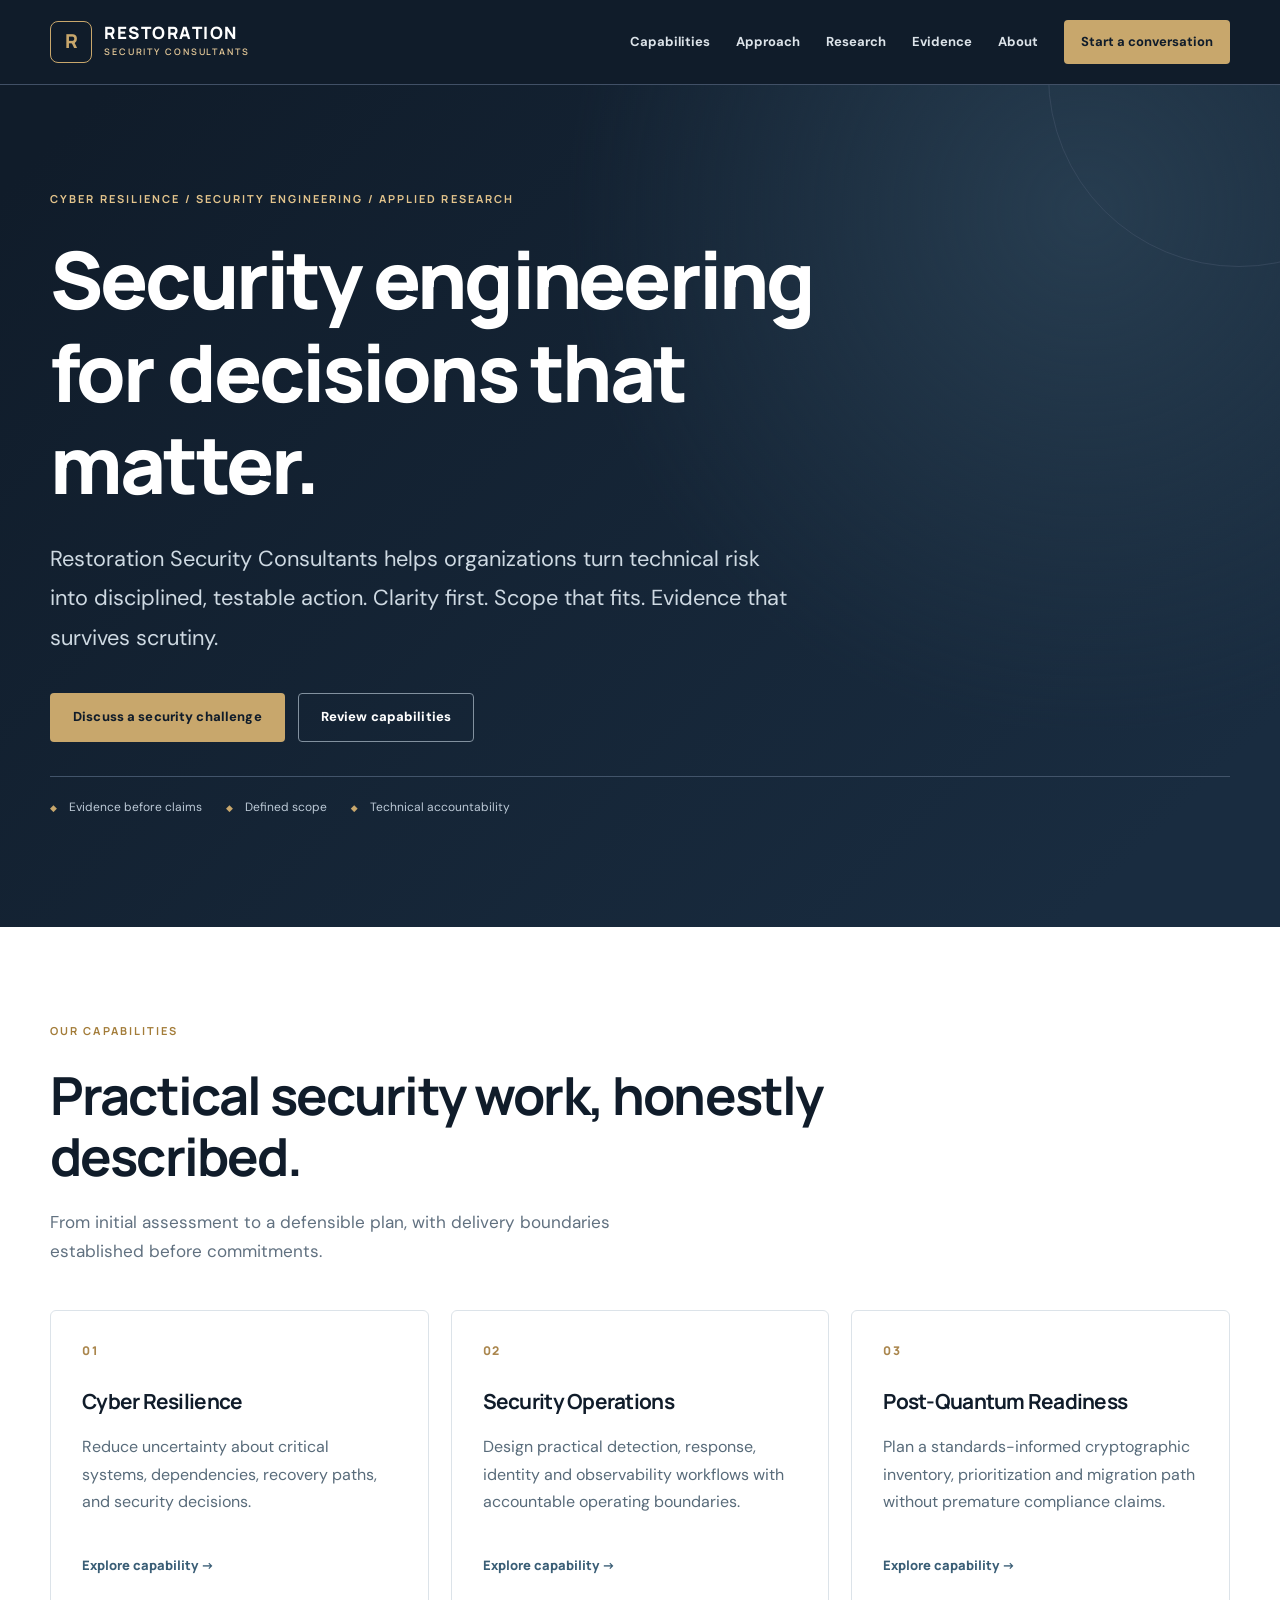
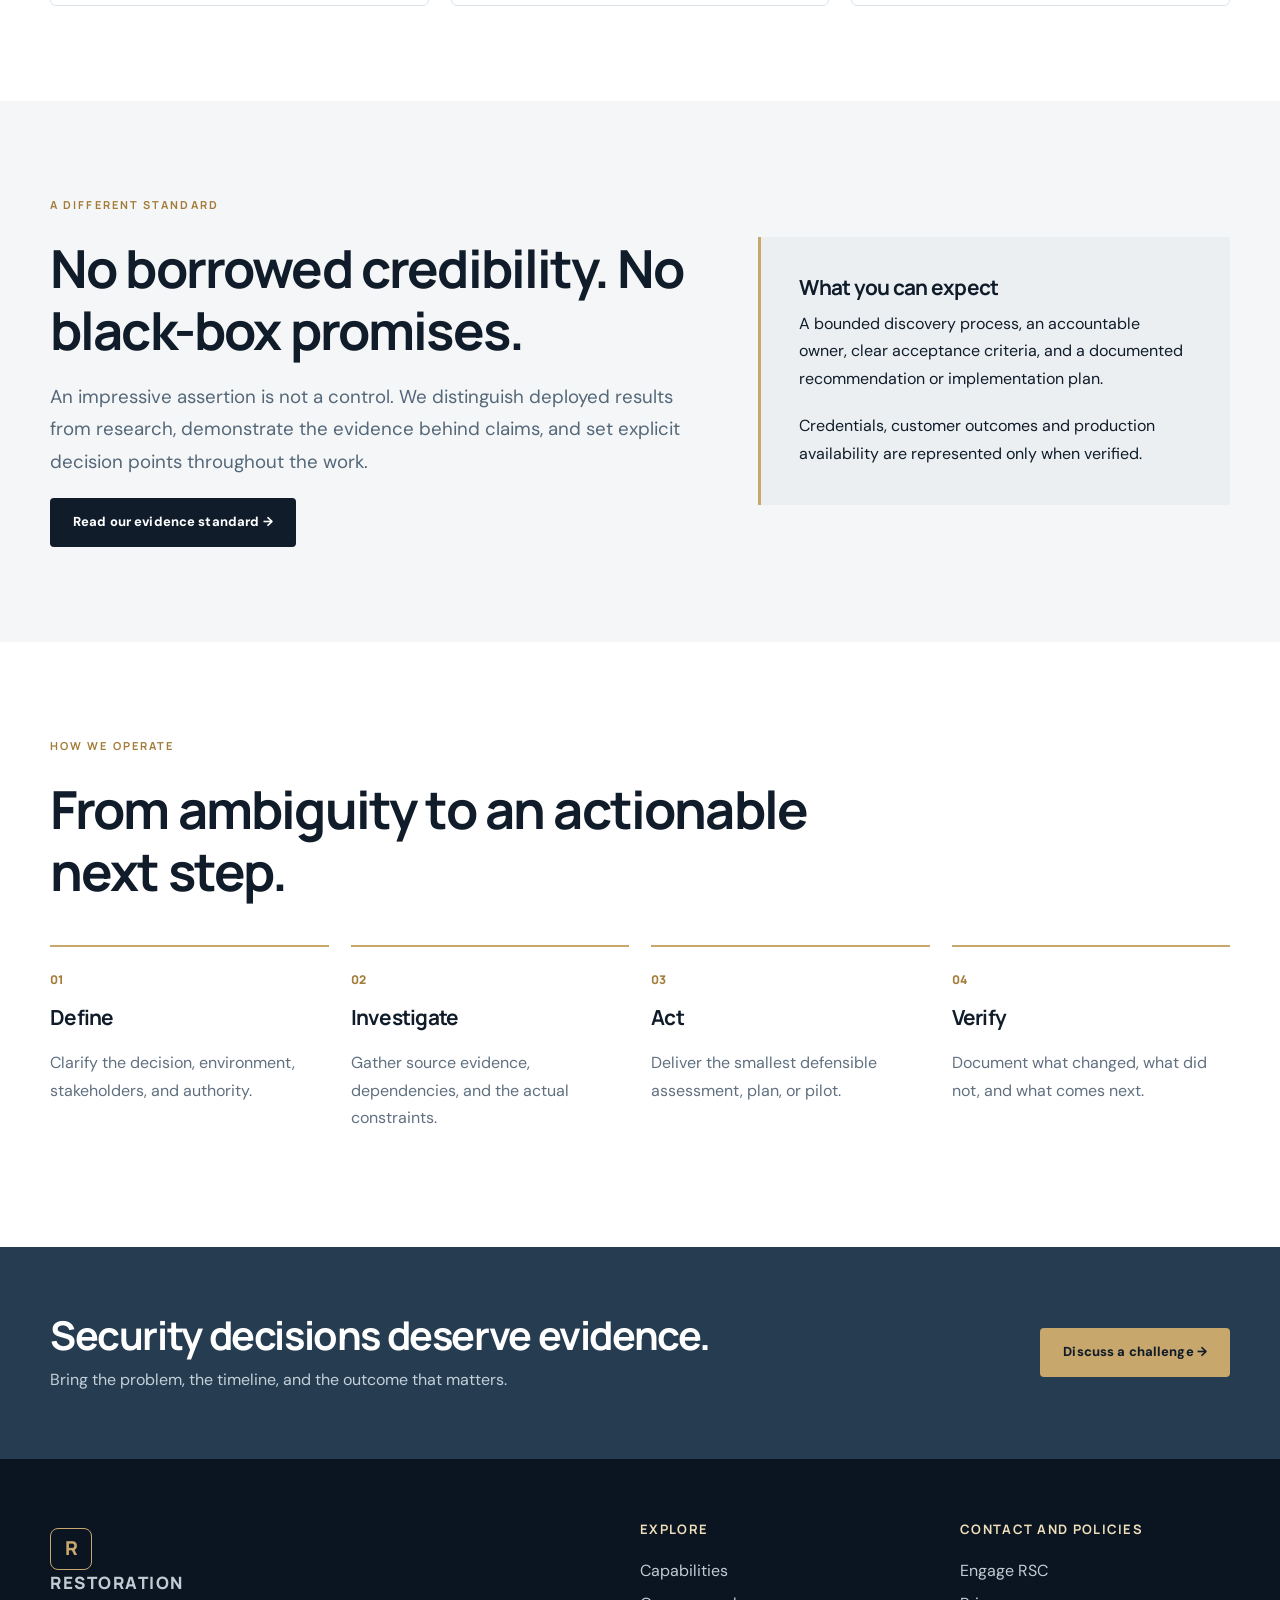
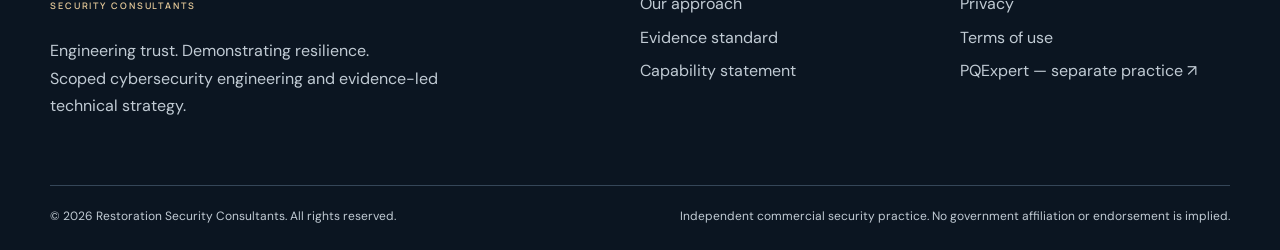
<file: index.html>
<!doctype html><html lang="en"><head><meta charset="utf-8"><meta name="viewport" content="width=device-width, initial-scale=1"><meta name="color-scheme" content="light"><meta name="theme-color" content="#101c2a"><title>Security engineering for decisions that matter. | Restoration Security Consultants</title><meta name="description" content="Cyber resilience, security operations and post-quantum readiness planning through Restoration Security Consultants."><link rel="canonical" href="https://www.restoration-mt.com/"><meta property="og:type" content="website"><meta property="og:title" content="Security engineering for decisions that matter. | Restoration Security Consultants"><meta property="og:description" content="Cyber resilience, security operations and post-quantum readiness planning through Restoration Security Consultants."><meta property="og:url" content="https://www.restoration-mt.com/"><meta property="og:image" content="https://www.restoration-mt.com/assets/og-card.svg"><meta name="twitter:card" content="summary_large_image"><link rel="stylesheet" href="/assets/site.css"><link rel="icon" type="image/svg+xml" href="/assets/favicon.svg"></head><body><a class="skip" href="#content">Skip to content</a><header class="site-header"><div class="shell nav"><a class="brand" href="/" aria-label="Restoration Security Consultants home"><span class="mark" aria-hidden="true">R</span><span class="brandname">Restoration<small>Security Consultants</small></span></a><button class="nav-toggle" aria-label="Toggle navigation" aria-expanded="false" aria-controls="main-nav">Menu</button><nav id="main-nav" class="nav-links" aria-label="Primary navigation"><a href="/services.html" >Capabilities</a><a href="/approach.html" >Approach</a><a href="/research.html" >Research</a><a href="/evidence.html" >Evidence</a><a href="/about.html" >About</a><a class="nav-cta" href="/engage.html">Start a conversation</a></nav></div></header><main id="content"><section class="hero"><div class="shell"><span class="eyebrow">Cyber resilience / security engineering / applied research</span><h1>Security engineering for decisions that matter.</h1><p class="lede">Restoration Security Consultants helps organizations turn technical risk into disciplined, testable action. Clarity first. Scope that fits. Evidence that survives scrutiny.</p><div class="actions"><a class="btn btn-gold" href="/engage.html">Discuss a security challenge</a><a class="btn btn-outline" href="/services.html">Review capabilities</a></div><div class="factbar"><span>Evidence before claims</span><span>Defined scope</span><span>Technical accountability</span></div></div></section><section class="section"><div class="shell"><div class="section-head"><span class="eyebrow">Our capabilities</span><h2>Practical security work, honestly described.</h2><p>From initial assessment to a defensible plan, with delivery boundaries established before commitments.</p></div><div class="grid grid-3"><article class="card"><span class="number">01</span><h3>Cyber Resilience</h3><p>Reduce uncertainty about critical systems, dependencies, recovery paths, and security decisions.</p><a href="/resilience.html">Explore capability →</a></article><article class="card"><span class="number">02</span><h3>Security Operations</h3><p>Design practical detection, response, identity and observability workflows with accountable operating boundaries.</p><a href="/security-operations.html">Explore capability →</a></article><article class="card"><span class="number">03</span><h3>Post-Quantum Readiness</h3><p>Plan a standards-informed cryptographic inventory, prioritization and migration path without premature compliance claims.</p><a href="/post-quantum.html">Explore capability →</a></article></div></div></section><section class="section soft"><div class="shell"><div class="split"><div><span class="eyebrow">A different standard</span><h2>No borrowed credibility. No black-box promises.</h2><p class="lead">An impressive assertion is not a control. We distinguish deployed results from research, demonstrate the evidence behind claims, and set explicit decision points throughout the work.</p><a class="btn btn-dark" href="/evidence.html">Read our evidence standard →</a></div><div class="aside"><h3>What you can expect</h3><p>A bounded discovery process, an accountable owner, clear acceptance criteria, and a documented recommendation or implementation plan.</p><p>Credentials, customer outcomes and production availability are represented only when verified.</p></div></div></div></section><section class="section"><div class="shell"><div class="section-head"><span class="eyebrow">How we operate</span><h2>From ambiguity to an actionable next step.</h2></div><div class="steps"><div class="step"><h3>Define</h3><p>Clarify the decision, environment, stakeholders, and authority.</p></div><div class="step"><h3>Investigate</h3><p>Gather source evidence, dependencies, and the actual constraints.</p></div><div class="step"><h3>Act</h3><p>Deliver the smallest defensible assessment, plan, or pilot.</p></div><div class="step"><h3>Verify</h3><p>Document what changed, what did not, and what comes next.</p></div></div></div></section></main><section class="cta-band"><div class="shell cta-layout"><div><h2>Security decisions deserve evidence.</h2><p>Bring the problem, the timeline, and the outcome that matters.</p></div><a class="btn btn-gold" href="/engage.html">Discuss a challenge →</a></div></section><footer class="site-footer"><div class="shell"><div class="footer-top"><div><a class="brand" href="/"><span class="mark" aria-hidden="true">R</span><span class="brandname">Restoration<small>Security Consultants</small></span></a><p style="max-width:390px;margin-top:22px">Engineering trust. Demonstrating resilience.<br>Scoped cybersecurity engineering and evidence-led technical strategy.</p></div><div><h3>Explore</h3><a href="/services.html">Capabilities</a><a href="/approach.html">Our approach</a><a href="/evidence.html">Evidence standard</a><a href="/capability-statement.html">Capability statement</a></div><div><h3>Contact and policies</h3><a href="/engage.html">Engage RSC</a><a href="/privacy.html">Privacy</a><a href="/terms.html">Terms of use</a><a href="https://pqexpert.io/" rel="noopener">PQExpert — separate practice ↗</a></div></div><div class="footer-bottom"><span>© 2026 Restoration Security Consultants. All rights reserved.</span><span>Independent commercial security practice. No government affiliation or endorsement is implied.</span></div></div></footer><script src="/assets/site.js" defer></script></body></html>
</file>
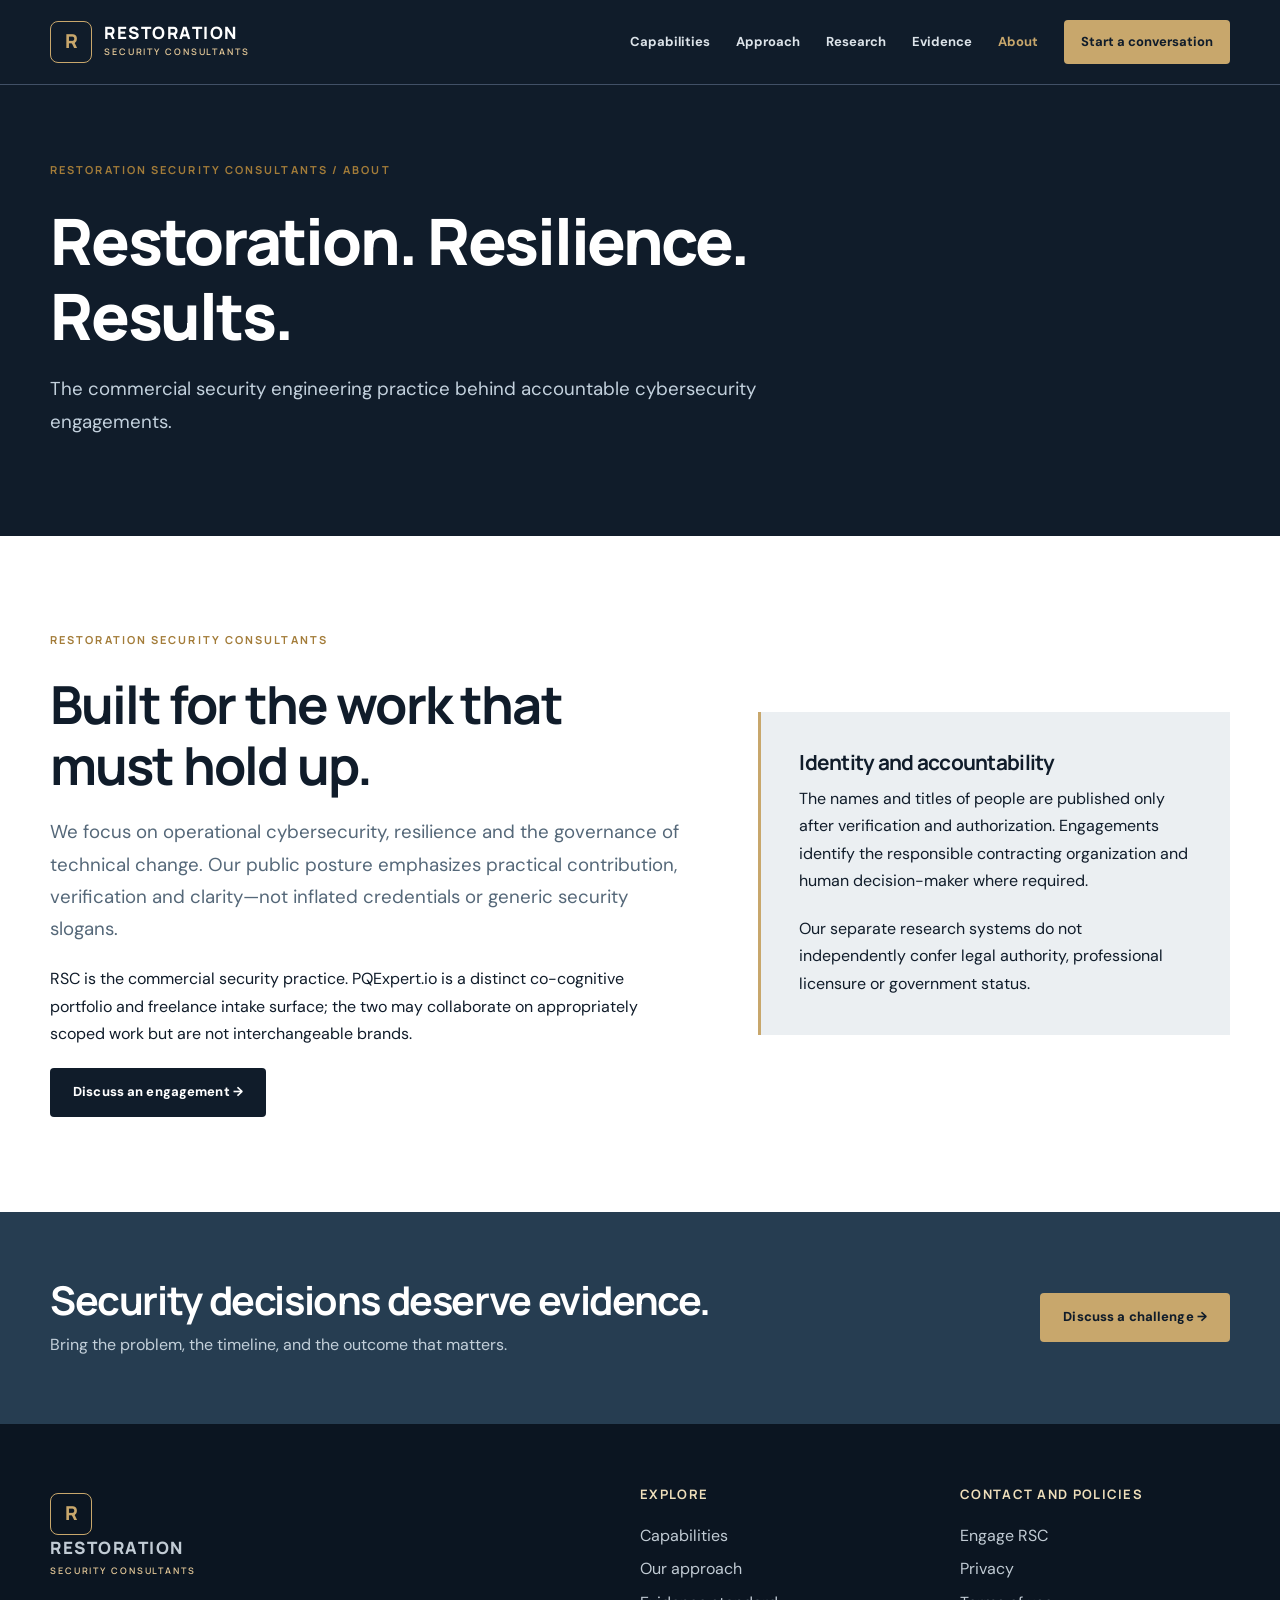
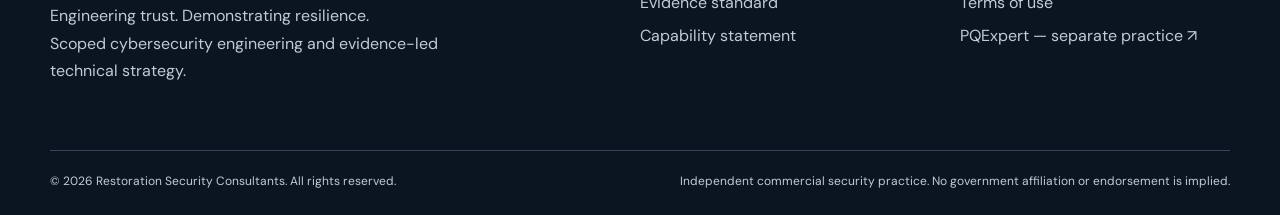
<file: about.html>
<!doctype html><html lang="en"><head><meta charset="utf-8"><meta name="viewport" content="width=device-width, initial-scale=1"><meta name="color-scheme" content="light"><meta name="theme-color" content="#101c2a"><title>Restoration. Resilience. Results. | Restoration Security Consultants</title><meta name="description" content="The commercial security engineering practice behind accountable cybersecurity engagements."><link rel="canonical" href="https://www.restoration-mt.com/about.html"><meta property="og:type" content="website"><meta property="og:title" content="Restoration. Resilience. Results. | Restoration Security Consultants"><meta property="og:description" content="The commercial security engineering practice behind accountable cybersecurity engagements."><meta property="og:url" content="https://www.restoration-mt.com/about.html"><meta property="og:image" content="https://www.restoration-mt.com/assets/og-card.svg"><meta name="twitter:card" content="summary_large_image"><link rel="stylesheet" href="/assets/site.css"><link rel="icon" type="image/svg+xml" href="/assets/favicon.svg"></head><body><a class="skip" href="#content">Skip to content</a><header class="site-header"><div class="shell nav"><a class="brand" href="/" aria-label="Restoration Security Consultants home"><span class="mark" aria-hidden="true">R</span><span class="brandname">Restoration<small>Security Consultants</small></span></a><button class="nav-toggle" aria-label="Toggle navigation" aria-expanded="false" aria-controls="main-nav">Menu</button><nav id="main-nav" class="nav-links" aria-label="Primary navigation"><a href="/services.html" >Capabilities</a><a href="/approach.html" >Approach</a><a href="/research.html" >Research</a><a href="/evidence.html" >Evidence</a><a href="/about.html" aria-current="page">About</a><a class="nav-cta" href="/engage.html">Start a conversation</a></nav></div></header><main id="content"><section class="page-intro"><div class="shell"><span class="eyebrow">Restoration Security Consultants / about</span><h1>Restoration. Resilience. Results.</h1><p class="lead">The commercial security engineering practice behind accountable cybersecurity engagements.</p></div></section><section class="section"><div class="shell"><div class="split"><div><span class="eyebrow">Restoration Security Consultants</span><h2>Built for the work that must hold up.</h2><p class="lead">We focus on operational cybersecurity, resilience and the governance of technical change. Our public posture emphasizes practical contribution, verification and clarity—not inflated credentials or generic security slogans.</p><p>RSC is the commercial security practice. PQExpert.io is a distinct co-cognitive portfolio and freelance intake surface; the two may collaborate on appropriately scoped work but are not interchangeable brands.</p><a class="btn btn-dark" href="/engage.html">Discuss an engagement →</a></div><div class="aside"><h3>Identity and accountability</h3><p>The names and titles of people are published only after verification and authorization. Engagements identify the responsible contracting organization and human decision-maker where required.</p><p>Our separate research systems do not independently confer legal authority, professional licensure or government status.</p></div></div></div></section></main><section class="cta-band"><div class="shell cta-layout"><div><h2>Security decisions deserve evidence.</h2><p>Bring the problem, the timeline, and the outcome that matters.</p></div><a class="btn btn-gold" href="/engage.html">Discuss a challenge →</a></div></section><footer class="site-footer"><div class="shell"><div class="footer-top"><div><a class="brand" href="/"><span class="mark" aria-hidden="true">R</span><span class="brandname">Restoration<small>Security Consultants</small></span></a><p style="max-width:390px;margin-top:22px">Engineering trust. Demonstrating resilience.<br>Scoped cybersecurity engineering and evidence-led technical strategy.</p></div><div><h3>Explore</h3><a href="/services.html">Capabilities</a><a href="/approach.html">Our approach</a><a href="/evidence.html">Evidence standard</a><a href="/capability-statement.html">Capability statement</a></div><div><h3>Contact and policies</h3><a href="/engage.html">Engage RSC</a><a href="/privacy.html">Privacy</a><a href="/terms.html">Terms of use</a><a href="https://pqexpert.io/" rel="noopener">PQExpert — separate practice ↗</a></div></div><div class="footer-bottom"><span>© 2026 Restoration Security Consultants. All rights reserved.</span><span>Independent commercial security practice. No government affiliation or endorsement is implied.</span></div></div></footer><script src="/assets/site.js" defer></script></body></html>
</file>
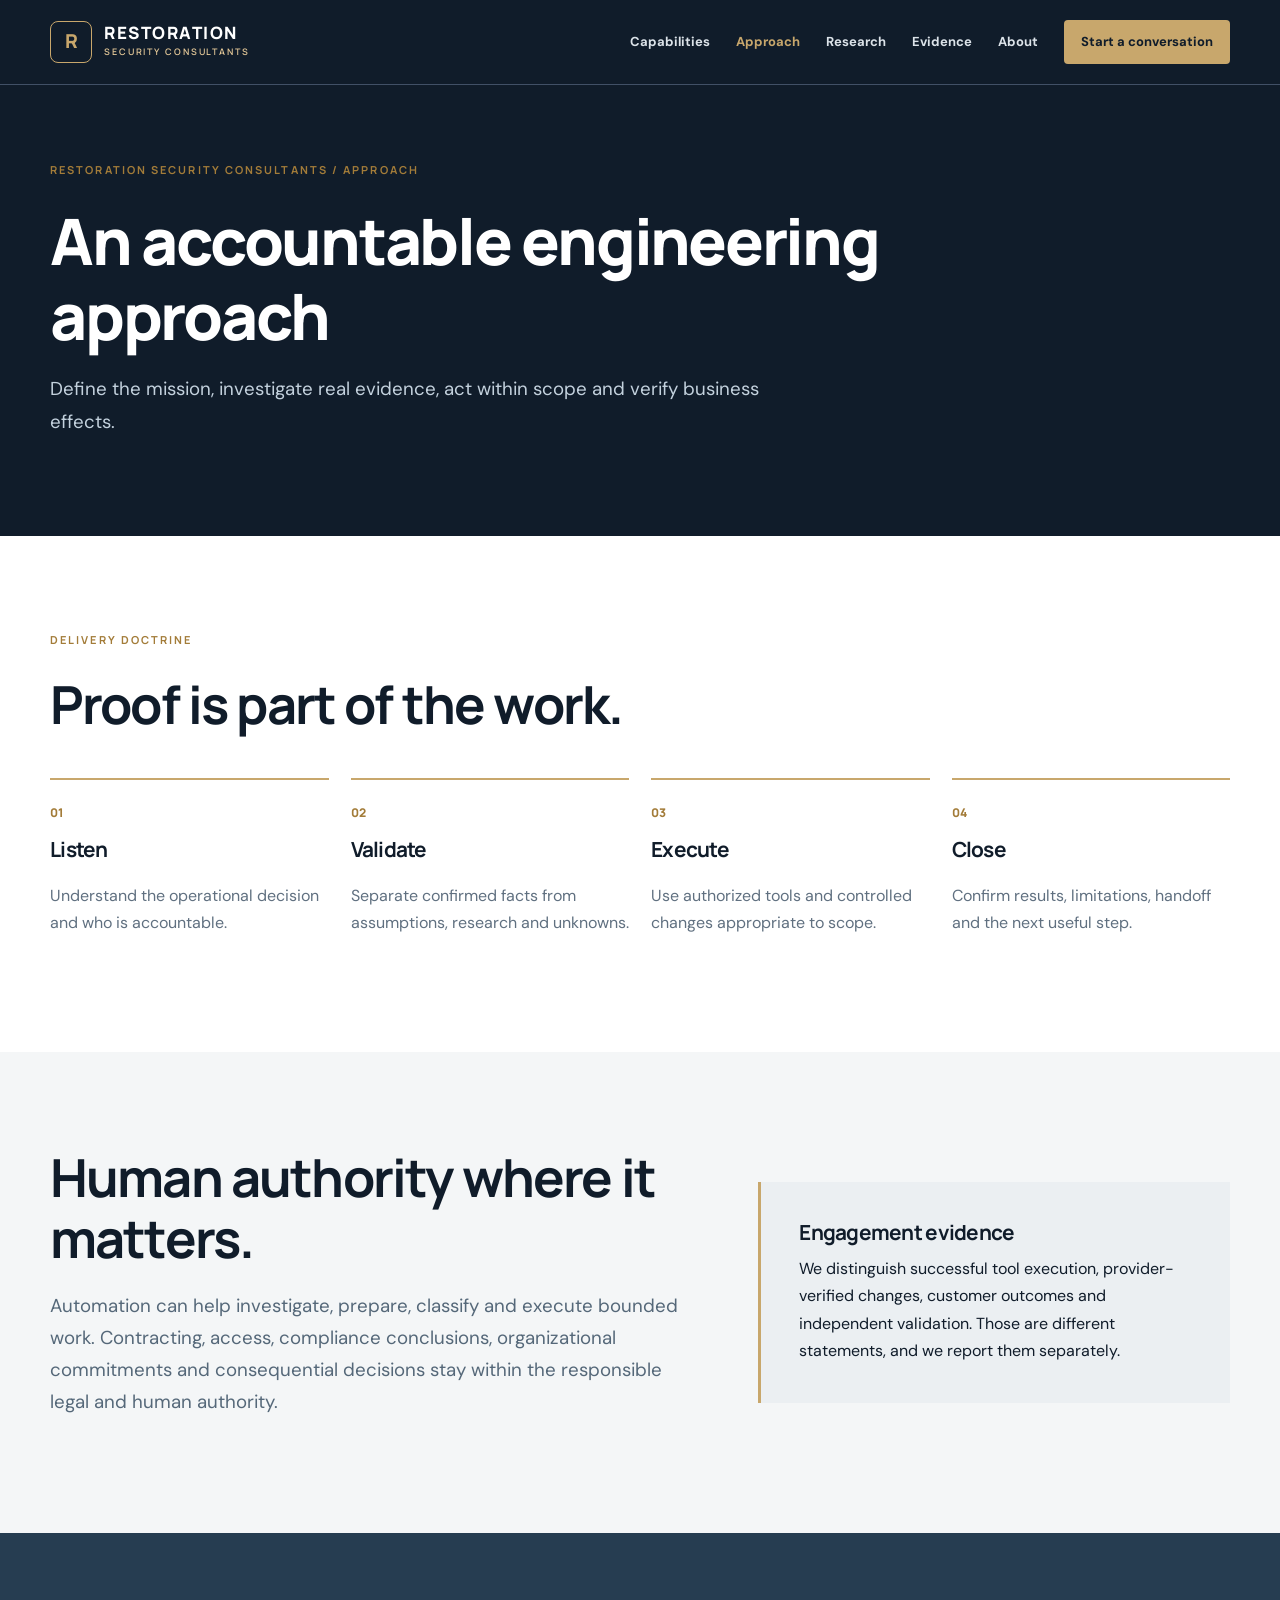
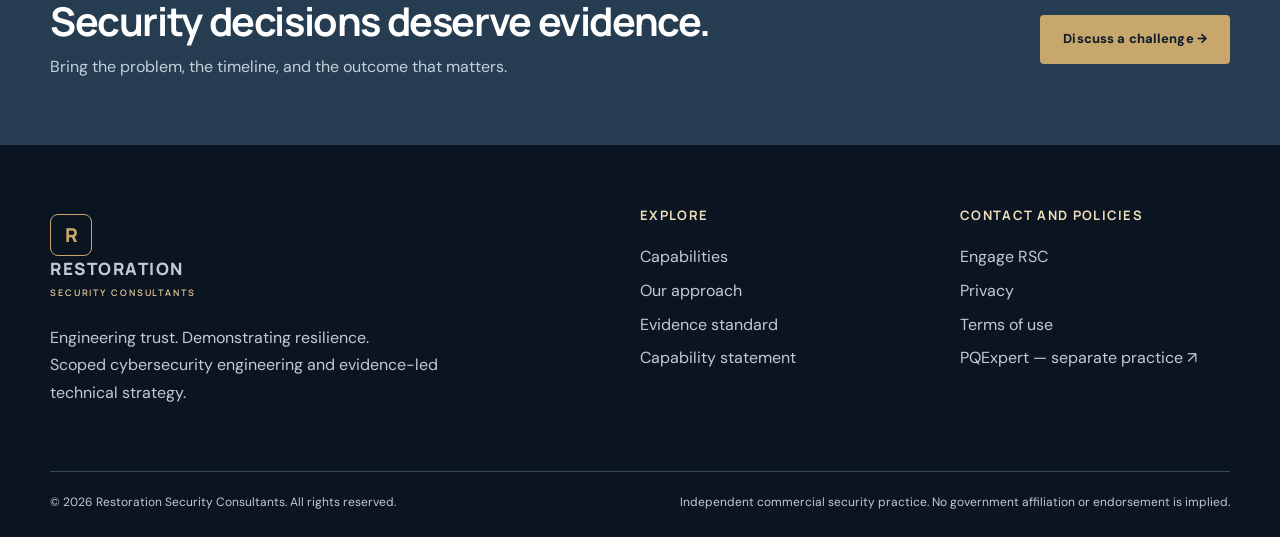
<file: approach.html>
<!doctype html><html lang="en"><head><meta charset="utf-8"><meta name="viewport" content="width=device-width, initial-scale=1"><meta name="color-scheme" content="light"><meta name="theme-color" content="#101c2a"><title>An accountable engineering approach | Restoration Security Consultants</title><meta name="description" content="Define the mission, investigate real evidence, act within scope and verify business effects."><link rel="canonical" href="https://www.restoration-mt.com/approach.html"><meta property="og:type" content="website"><meta property="og:title" content="An accountable engineering approach | Restoration Security Consultants"><meta property="og:description" content="Define the mission, investigate real evidence, act within scope and verify business effects."><meta property="og:url" content="https://www.restoration-mt.com/approach.html"><meta property="og:image" content="https://www.restoration-mt.com/assets/og-card.svg"><meta name="twitter:card" content="summary_large_image"><link rel="stylesheet" href="/assets/site.css"><link rel="icon" type="image/svg+xml" href="/assets/favicon.svg"></head><body><a class="skip" href="#content">Skip to content</a><header class="site-header"><div class="shell nav"><a class="brand" href="/" aria-label="Restoration Security Consultants home"><span class="mark" aria-hidden="true">R</span><span class="brandname">Restoration<small>Security Consultants</small></span></a><button class="nav-toggle" aria-label="Toggle navigation" aria-expanded="false" aria-controls="main-nav">Menu</button><nav id="main-nav" class="nav-links" aria-label="Primary navigation"><a href="/services.html" >Capabilities</a><a href="/approach.html" aria-current="page">Approach</a><a href="/research.html" >Research</a><a href="/evidence.html" >Evidence</a><a href="/about.html" >About</a><a class="nav-cta" href="/engage.html">Start a conversation</a></nav></div></header><main id="content"><section class="page-intro"><div class="shell"><span class="eyebrow">Restoration Security Consultants / approach</span><h1>An accountable engineering approach</h1><p class="lead">Define the mission, investigate real evidence, act within scope and verify business effects.</p></div></section><section class="section"><div class="shell"><div class="section-head"><span class="eyebrow">Delivery doctrine</span><h2>Proof is part of the work.</h2></div><div class="steps"><div class="step"><h3>Listen</h3><p>Understand the operational decision and who is accountable.</p></div><div class="step"><h3>Validate</h3><p>Separate confirmed facts from assumptions, research and unknowns.</p></div><div class="step"><h3>Execute</h3><p>Use authorized tools and controlled changes appropriate to scope.</p></div><div class="step"><h3>Close</h3><p>Confirm results, limitations, handoff and the next useful step.</p></div></div></div></section><section class="section soft"><div class="shell"><div class="split"><div><h2>Human authority where it matters.</h2><p class="lead">Automation can help investigate, prepare, classify and execute bounded work. Contracting, access, compliance conclusions, organizational commitments and consequential decisions stay within the responsible legal and human authority.</p></div><div class="aside"><h3>Engagement evidence</h3><p>We distinguish successful tool execution, provider-verified changes, customer outcomes and independent validation. Those are different statements, and we report them separately.</p></div></div></div></section></main><section class="cta-band"><div class="shell cta-layout"><div><h2>Security decisions deserve evidence.</h2><p>Bring the problem, the timeline, and the outcome that matters.</p></div><a class="btn btn-gold" href="/engage.html">Discuss a challenge →</a></div></section><footer class="site-footer"><div class="shell"><div class="footer-top"><div><a class="brand" href="/"><span class="mark" aria-hidden="true">R</span><span class="brandname">Restoration<small>Security Consultants</small></span></a><p style="max-width:390px;margin-top:22px">Engineering trust. Demonstrating resilience.<br>Scoped cybersecurity engineering and evidence-led technical strategy.</p></div><div><h3>Explore</h3><a href="/services.html">Capabilities</a><a href="/approach.html">Our approach</a><a href="/evidence.html">Evidence standard</a><a href="/capability-statement.html">Capability statement</a></div><div><h3>Contact and policies</h3><a href="/engage.html">Engage RSC</a><a href="/privacy.html">Privacy</a><a href="/terms.html">Terms of use</a><a href="https://pqexpert.io/" rel="noopener">PQExpert — separate practice ↗</a></div></div><div class="footer-bottom"><span>© 2026 Restoration Security Consultants. All rights reserved.</span><span>Independent commercial security practice. No government affiliation or endorsement is implied.</span></div></div></footer><script src="/assets/site.js" defer></script></body></html>
</file>
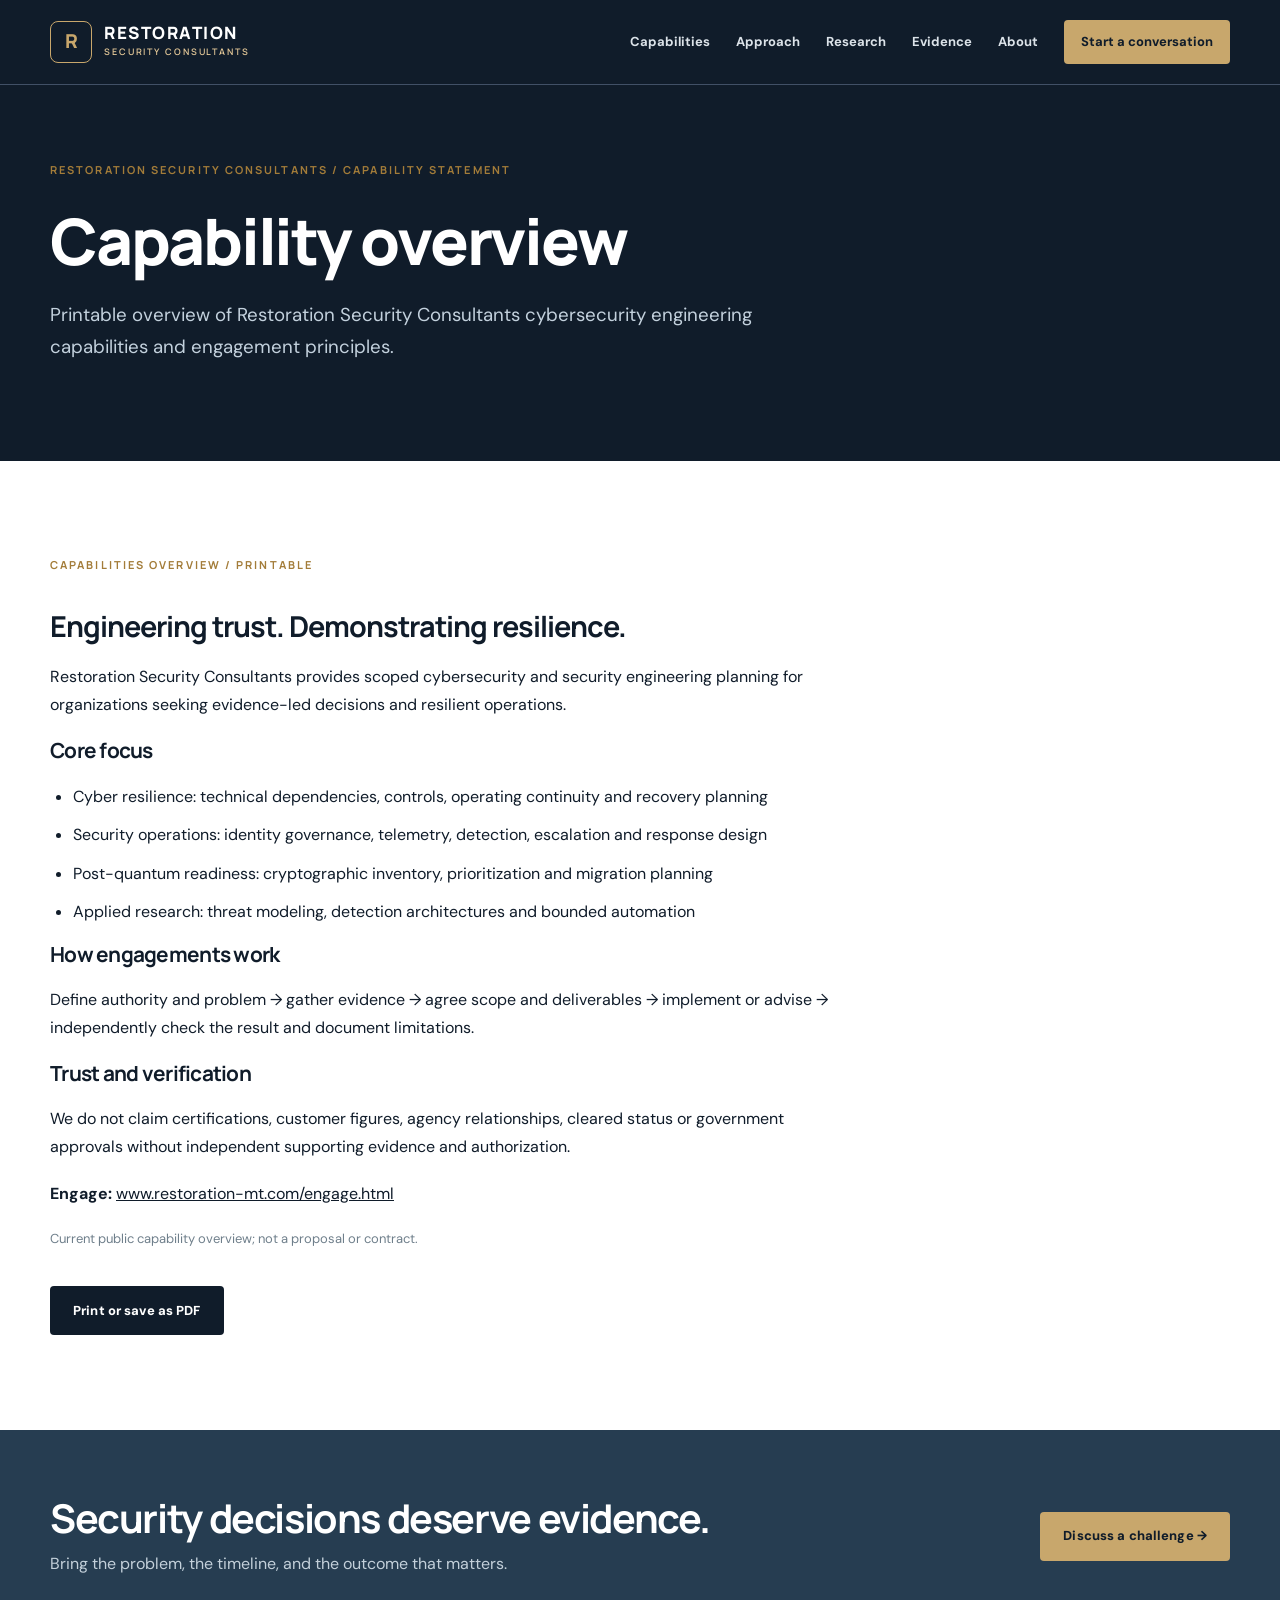
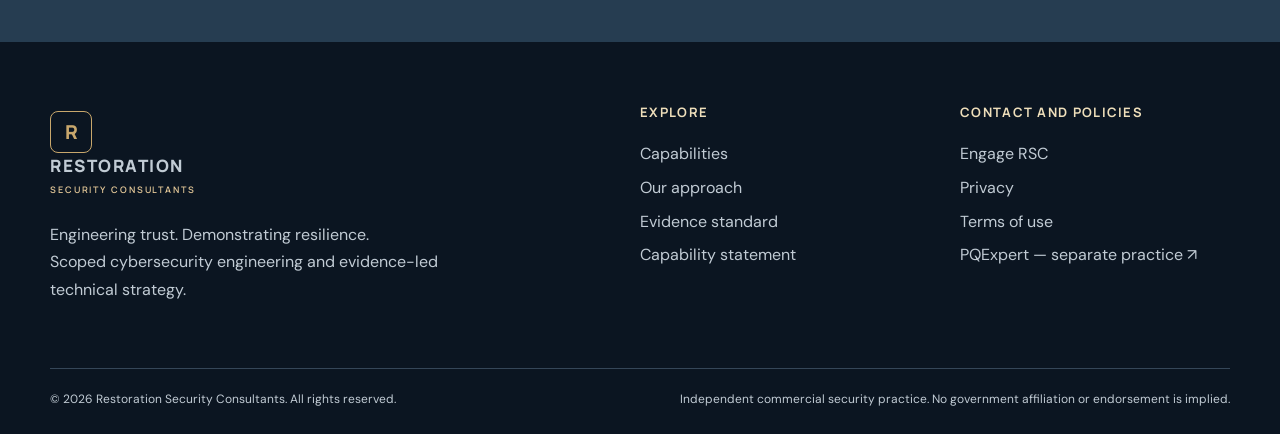
<file: capability-statement.html>
<!doctype html><html lang="en"><head><meta charset="utf-8"><meta name="viewport" content="width=device-width, initial-scale=1"><meta name="color-scheme" content="light"><meta name="theme-color" content="#101c2a"><title>Capability overview | Restoration Security Consultants</title><meta name="description" content="Printable overview of Restoration Security Consultants cybersecurity engineering capabilities and engagement principles."><link rel="canonical" href="https://www.restoration-mt.com/capability-statement.html"><meta property="og:type" content="website"><meta property="og:title" content="Capability overview | Restoration Security Consultants"><meta property="og:description" content="Printable overview of Restoration Security Consultants cybersecurity engineering capabilities and engagement principles."><meta property="og:url" content="https://www.restoration-mt.com/capability-statement.html"><meta property="og:image" content="https://www.restoration-mt.com/assets/og-card.svg"><meta name="twitter:card" content="summary_large_image"><link rel="stylesheet" href="/assets/site.css"><link rel="icon" type="image/svg+xml" href="/assets/favicon.svg"></head><body><a class="skip" href="#content">Skip to content</a><header class="site-header"><div class="shell nav"><a class="brand" href="/" aria-label="Restoration Security Consultants home"><span class="mark" aria-hidden="true">R</span><span class="brandname">Restoration<small>Security Consultants</small></span></a><button class="nav-toggle" aria-label="Toggle navigation" aria-expanded="false" aria-controls="main-nav">Menu</button><nav id="main-nav" class="nav-links" aria-label="Primary navigation"><a href="/services.html" >Capabilities</a><a href="/approach.html" >Approach</a><a href="/research.html" >Research</a><a href="/evidence.html" >Evidence</a><a href="/about.html" >About</a><a class="nav-cta" href="/engage.html">Start a conversation</a></nav></div></header><main id="content"><section class="page-intro"><div class="shell"><span class="eyebrow">Restoration Security Consultants / capability statement</span><h1>Capability overview</h1><p class="lead">Printable overview of Restoration Security Consultants cybersecurity engineering capabilities and engagement principles.</p></div></section><section class="section"><div class="shell"><div class="prose"><span class="eyebrow">Capabilities overview / printable</span><h2>Engineering trust. Demonstrating resilience.</h2><p>Restoration Security Consultants provides scoped cybersecurity and security engineering planning for organizations seeking evidence-led decisions and resilient operations.</p><h3>Core focus</h3><ul><li>Cyber resilience: technical dependencies, controls, operating continuity and recovery planning</li><li>Security operations: identity governance, telemetry, detection, escalation and response design</li><li>Post-quantum readiness: cryptographic inventory, prioritization and migration planning</li><li>Applied research: threat modeling, detection architectures and bounded automation</li></ul><h3>How engagements work</h3><p>Define authority and problem → gather evidence → agree scope and deliverables → implement or advise → independently check the result and document limitations.</p><h3>Trust and verification</h3><p>We do not claim certifications, customer figures, agency relationships, cleared status or government approvals without independent supporting evidence and authorization.</p><p><strong>Engage:</strong> <a href="https://www.restoration-mt.com/engage.html">www.restoration-mt.com/engage.html</a></p><p class="fineprint">Current public capability overview; not a proposal or contract.</p><div class="actions"><button class="btn btn-dark" onclick="window.print()">Print or save as PDF</button></div></div></div></section></main><section class="cta-band"><div class="shell cta-layout"><div><h2>Security decisions deserve evidence.</h2><p>Bring the problem, the timeline, and the outcome that matters.</p></div><a class="btn btn-gold" href="/engage.html">Discuss a challenge →</a></div></section><footer class="site-footer"><div class="shell"><div class="footer-top"><div><a class="brand" href="/"><span class="mark" aria-hidden="true">R</span><span class="brandname">Restoration<small>Security Consultants</small></span></a><p style="max-width:390px;margin-top:22px">Engineering trust. Demonstrating resilience.<br>Scoped cybersecurity engineering and evidence-led technical strategy.</p></div><div><h3>Explore</h3><a href="/services.html">Capabilities</a><a href="/approach.html">Our approach</a><a href="/evidence.html">Evidence standard</a><a href="/capability-statement.html">Capability statement</a></div><div><h3>Contact and policies</h3><a href="/engage.html">Engage RSC</a><a href="/privacy.html">Privacy</a><a href="/terms.html">Terms of use</a><a href="https://pqexpert.io/" rel="noopener">PQExpert — separate practice ↗</a></div></div><div class="footer-bottom"><span>© 2026 Restoration Security Consultants. All rights reserved.</span><span>Independent commercial security practice. No government affiliation or endorsement is implied.</span></div></div></footer><script src="/assets/site.js" defer></script></body></html>
</file>
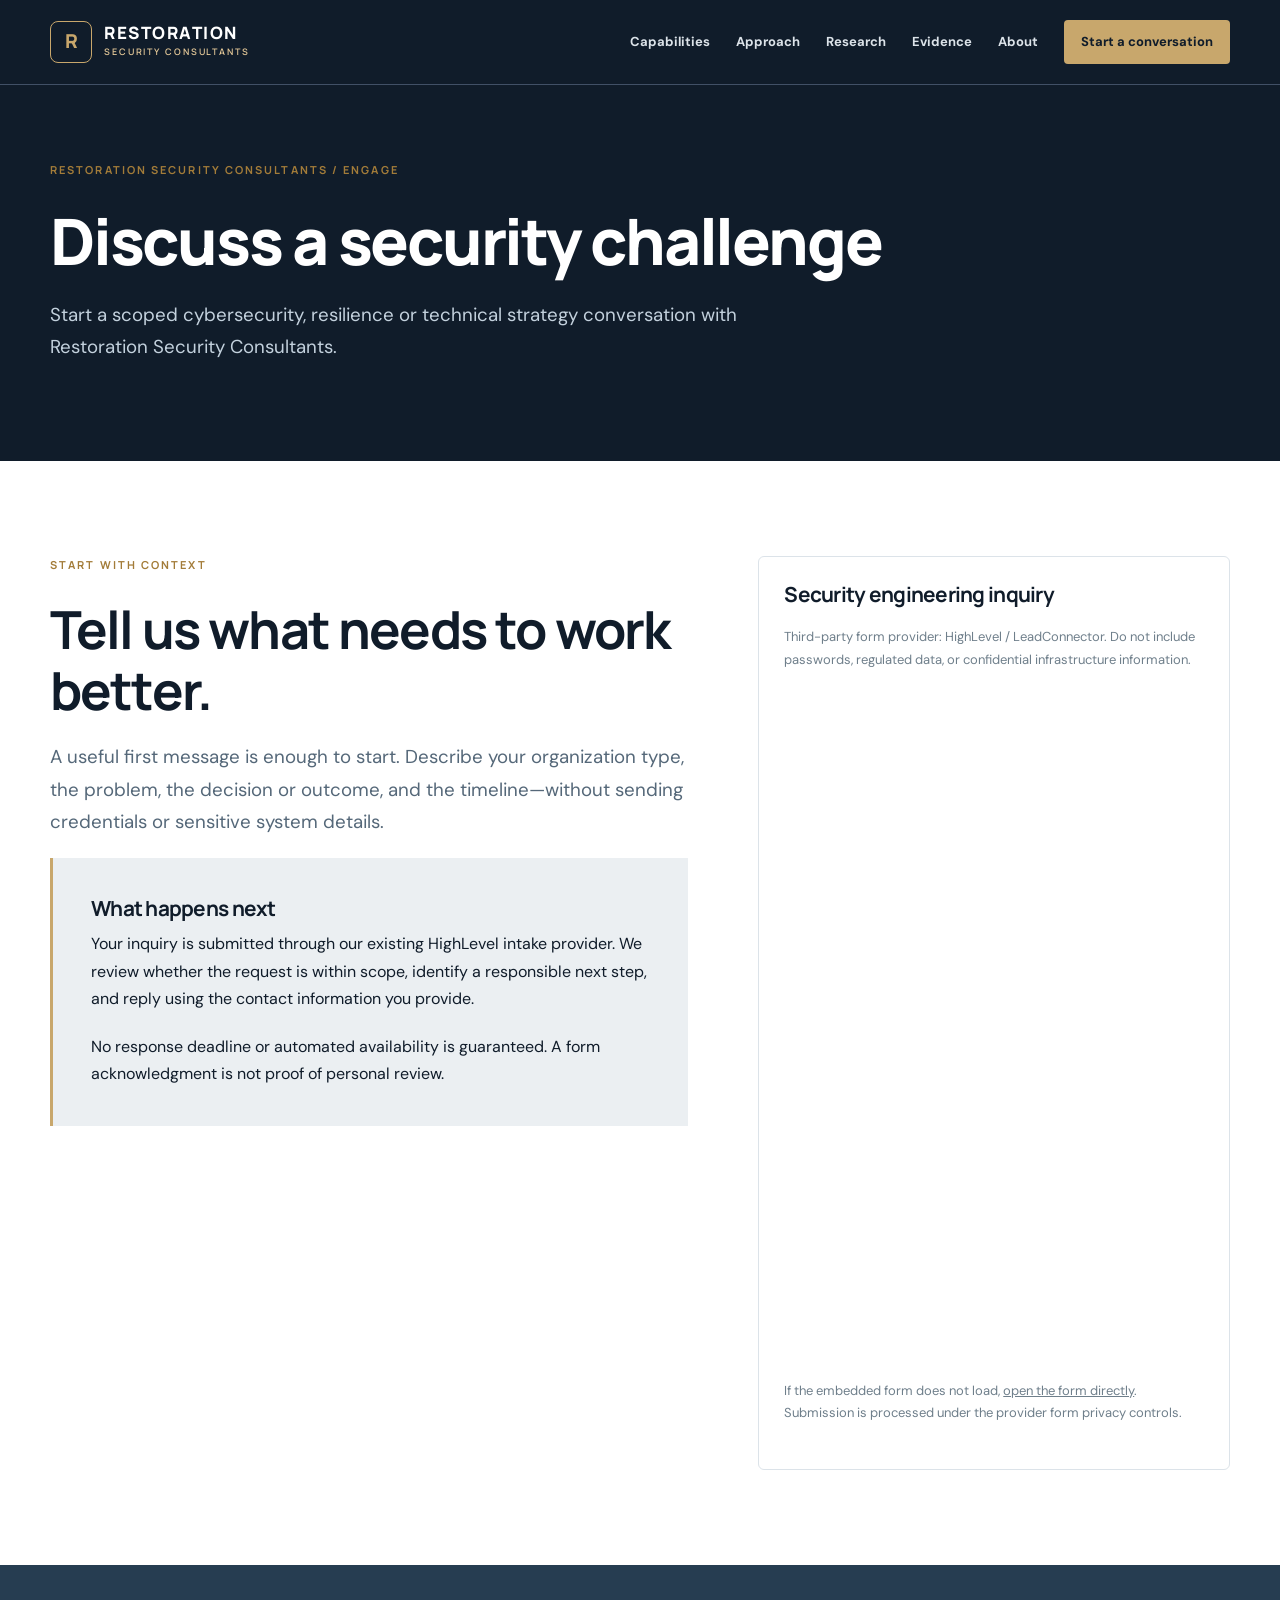
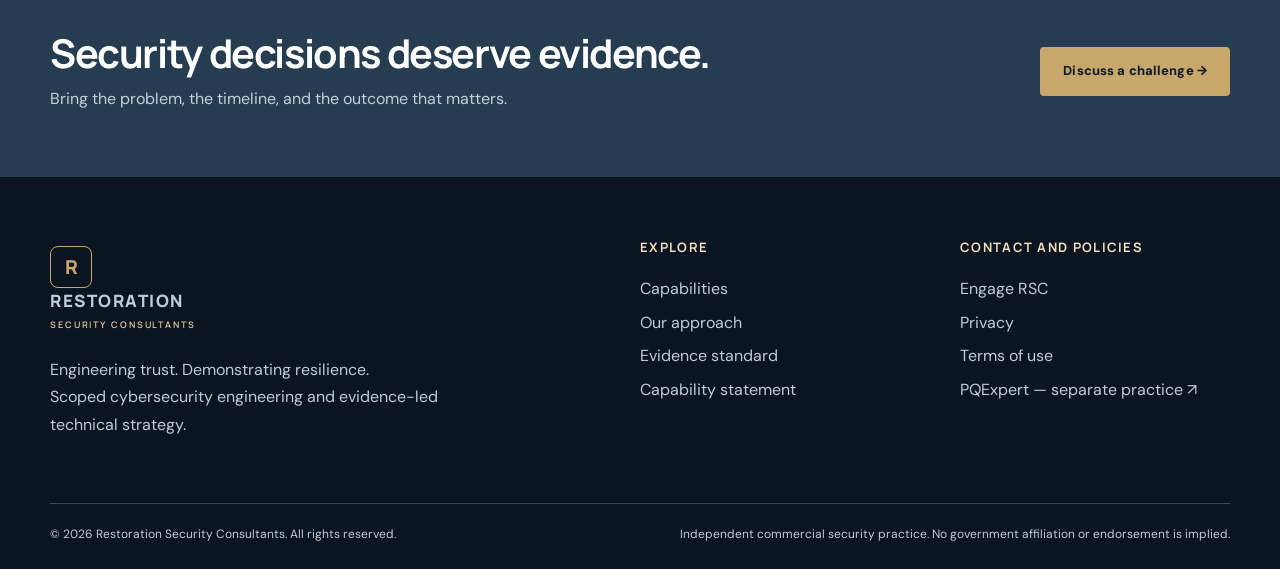
<file: engage.html>
<!doctype html><html lang="en"><head><meta charset="utf-8"><meta name="viewport" content="width=device-width, initial-scale=1"><meta name="color-scheme" content="light"><meta name="theme-color" content="#101c2a"><title>Discuss a security challenge | Restoration Security Consultants</title><meta name="description" content="Start a scoped cybersecurity, resilience or technical strategy conversation with Restoration Security Consultants."><link rel="canonical" href="https://www.restoration-mt.com/engage.html"><meta property="og:type" content="website"><meta property="og:title" content="Discuss a security challenge | Restoration Security Consultants"><meta property="og:description" content="Start a scoped cybersecurity, resilience or technical strategy conversation with Restoration Security Consultants."><meta property="og:url" content="https://www.restoration-mt.com/engage.html"><meta property="og:image" content="https://www.restoration-mt.com/assets/og-card.svg"><meta name="twitter:card" content="summary_large_image"><link rel="stylesheet" href="/assets/site.css"><link rel="icon" type="image/svg+xml" href="/assets/favicon.svg"></head><body><a class="skip" href="#content">Skip to content</a><header class="site-header"><div class="shell nav"><a class="brand" href="/" aria-label="Restoration Security Consultants home"><span class="mark" aria-hidden="true">R</span><span class="brandname">Restoration<small>Security Consultants</small></span></a><button class="nav-toggle" aria-label="Toggle navigation" aria-expanded="false" aria-controls="main-nav">Menu</button><nav id="main-nav" class="nav-links" aria-label="Primary navigation"><a href="/services.html" >Capabilities</a><a href="/approach.html" >Approach</a><a href="/research.html" >Research</a><a href="/evidence.html" >Evidence</a><a href="/about.html" >About</a><a class="nav-cta" href="/engage.html">Start a conversation</a></nav></div></header><main id="content"><section class="page-intro"><div class="shell"><span class="eyebrow">Restoration Security Consultants / engage</span><h1>Discuss a security challenge</h1><p class="lead">Start a scoped cybersecurity, resilience or technical strategy conversation with Restoration Security Consultants.</p></div></section><section class="section"><div class="shell"><div class="split" style="align-items:start"><div><span class="eyebrow">Start with context</span><h2>Tell us what needs to work better.</h2><p class="lead">A useful first message is enough to start. Describe your organization type, the problem, the decision or outcome, and the timeline—without sending credentials or sensitive system details.</p><div class="aside"><h3>What happens next</h3><p>Your inquiry is submitted through our existing HighLevel intake provider. We review whether the request is within scope, identify a responsible next step, and reply using the contact information you provide.</p><p>No response deadline or automated availability is guaranteed. A form acknowledgment is not proof of personal review.</p></div></div><div class="form-wrap"><h3>Security engineering inquiry</h3><p class="fineprint">Third-party form provider: HighLevel / LeadConnector. Do not include passwords, regulated data, or confidential infrastructure information.</p><iframe id="rsc-intake" title="RSC security engineering inquiry form" loading="lazy" referrerpolicy="no-referrer" src="https://api.leadconnectorhq.com/widget/form/z3HWJ4Zx58oSRGaBNGe8?utm_source=restoration_mt_site&utm_medium=owned_site&utm_campaign=rsc_commercial" ></iframe><p class="fineprint">If the embedded form does not load, <a href="https://api.leadconnectorhq.com/widget/form/z3HWJ4Zx58oSRGaBNGe8?utm_source=restoration_mt_site%26utm_medium=owned_site%26utm_campaign=rsc_commercial" id="direct-intake" target="_blank" rel="noopener noreferrer">open the form directly</a>. Submission is processed under the provider form privacy controls.</p></div></div></div></section></main><section class="cta-band"><div class="shell cta-layout"><div><h2>Security decisions deserve evidence.</h2><p>Bring the problem, the timeline, and the outcome that matters.</p></div><a class="btn btn-gold" href="/engage.html">Discuss a challenge →</a></div></section><footer class="site-footer"><div class="shell"><div class="footer-top"><div><a class="brand" href="/"><span class="mark" aria-hidden="true">R</span><span class="brandname">Restoration<small>Security Consultants</small></span></a><p style="max-width:390px;margin-top:22px">Engineering trust. Demonstrating resilience.<br>Scoped cybersecurity engineering and evidence-led technical strategy.</p></div><div><h3>Explore</h3><a href="/services.html">Capabilities</a><a href="/approach.html">Our approach</a><a href="/evidence.html">Evidence standard</a><a href="/capability-statement.html">Capability statement</a></div><div><h3>Contact and policies</h3><a href="/engage.html">Engage RSC</a><a href="/privacy.html">Privacy</a><a href="/terms.html">Terms of use</a><a href="https://pqexpert.io/" rel="noopener">PQExpert — separate practice ↗</a></div></div><div class="footer-bottom"><span>© 2026 Restoration Security Consultants. All rights reserved.</span><span>Independent commercial security practice. No government affiliation or endorsement is implied.</span></div></div></footer><script src="/assets/site.js" defer></script></body></html>
</file>
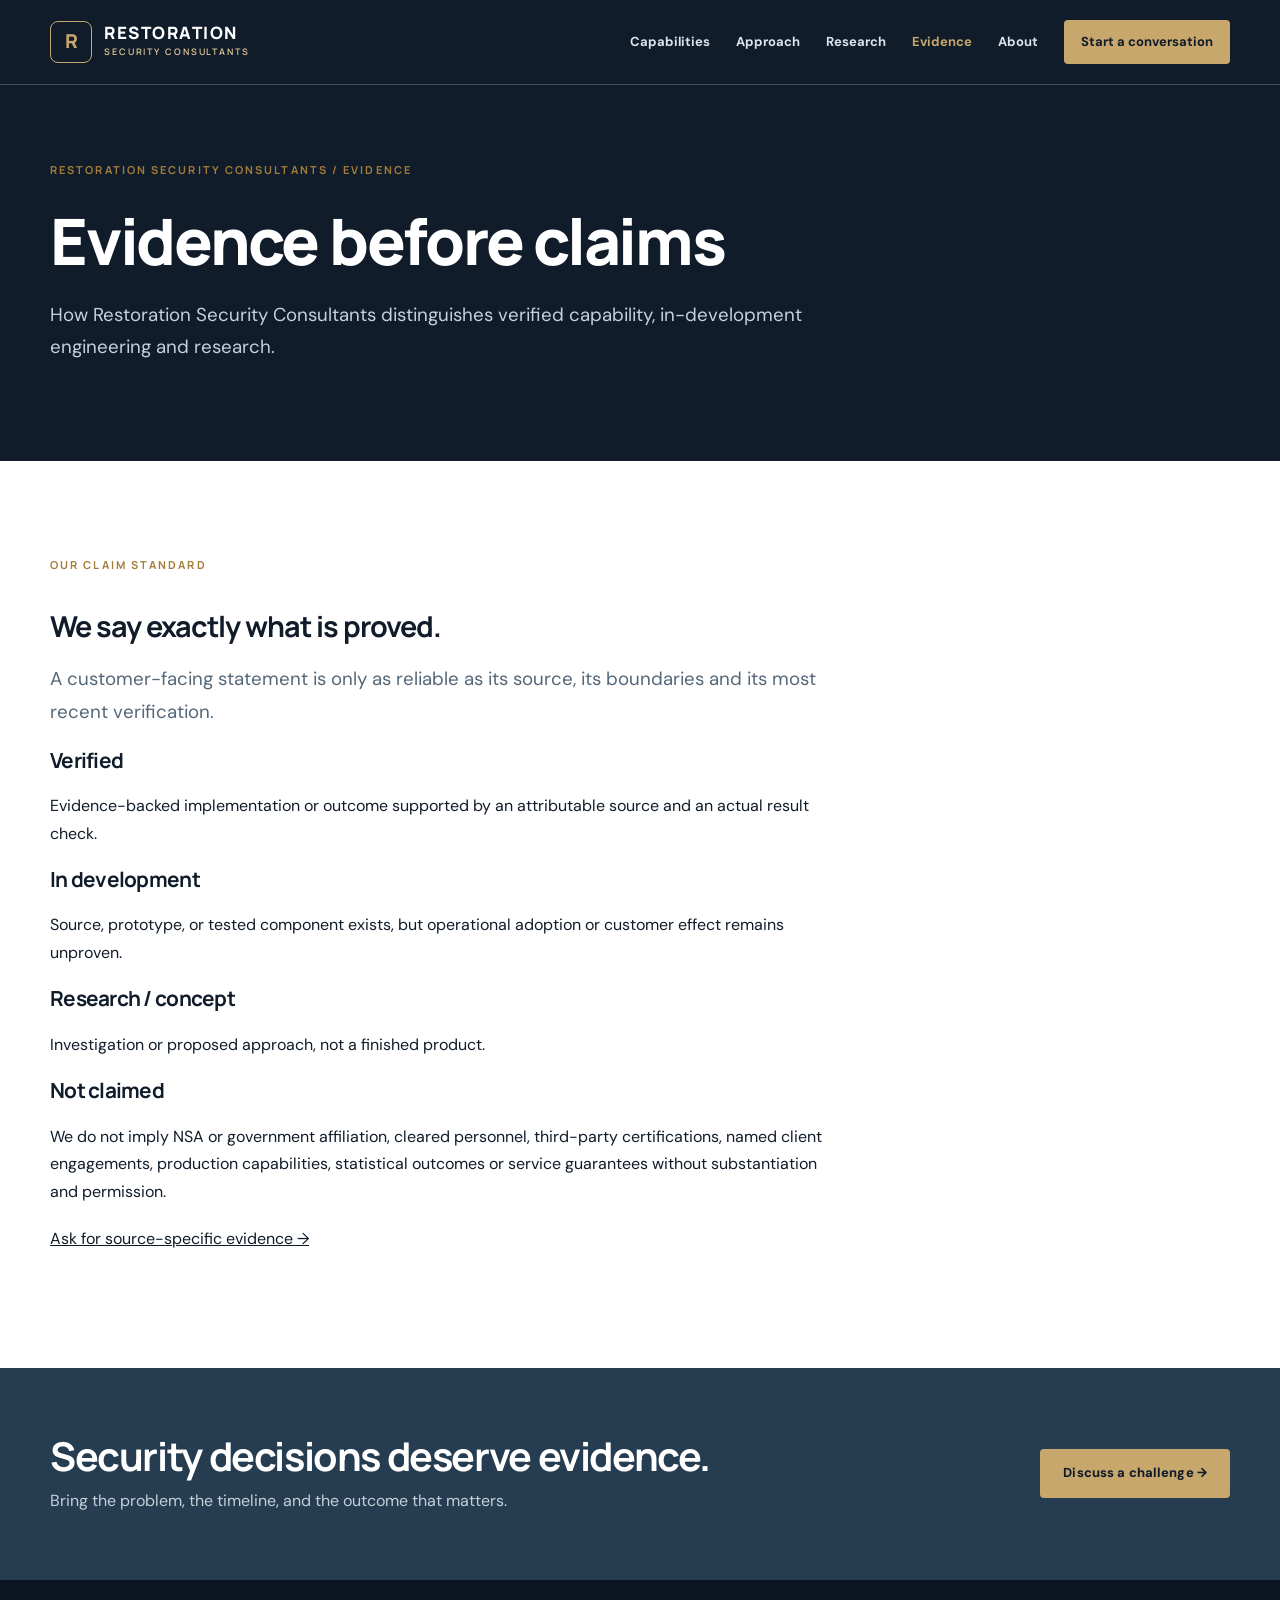
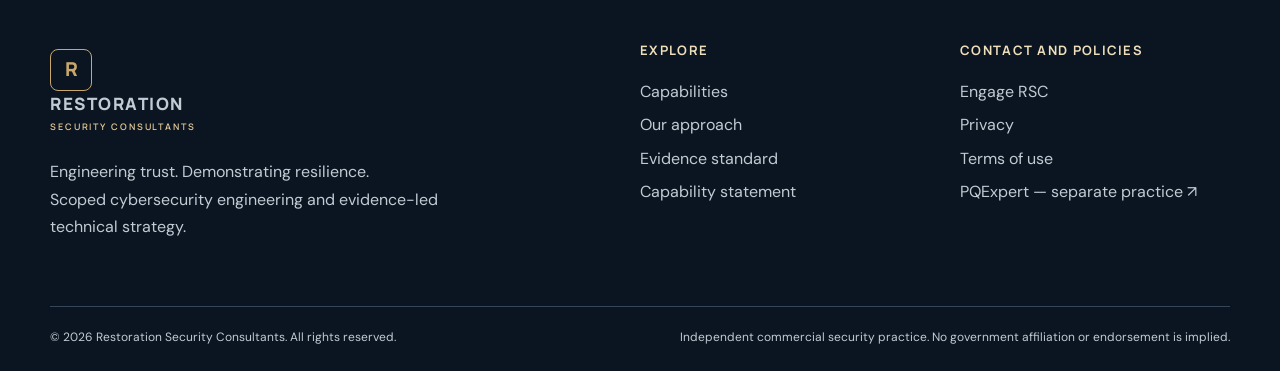
<file: evidence.html>
<!doctype html><html lang="en"><head><meta charset="utf-8"><meta name="viewport" content="width=device-width, initial-scale=1"><meta name="color-scheme" content="light"><meta name="theme-color" content="#101c2a"><title>Evidence before claims | Restoration Security Consultants</title><meta name="description" content="How Restoration Security Consultants distinguishes verified capability, in-development engineering and research."><link rel="canonical" href="https://www.restoration-mt.com/evidence.html"><meta property="og:type" content="website"><meta property="og:title" content="Evidence before claims | Restoration Security Consultants"><meta property="og:description" content="How Restoration Security Consultants distinguishes verified capability, in-development engineering and research."><meta property="og:url" content="https://www.restoration-mt.com/evidence.html"><meta property="og:image" content="https://www.restoration-mt.com/assets/og-card.svg"><meta name="twitter:card" content="summary_large_image"><link rel="stylesheet" href="/assets/site.css"><link rel="icon" type="image/svg+xml" href="/assets/favicon.svg"></head><body><a class="skip" href="#content">Skip to content</a><header class="site-header"><div class="shell nav"><a class="brand" href="/" aria-label="Restoration Security Consultants home"><span class="mark" aria-hidden="true">R</span><span class="brandname">Restoration<small>Security Consultants</small></span></a><button class="nav-toggle" aria-label="Toggle navigation" aria-expanded="false" aria-controls="main-nav">Menu</button><nav id="main-nav" class="nav-links" aria-label="Primary navigation"><a href="/services.html" >Capabilities</a><a href="/approach.html" >Approach</a><a href="/research.html" >Research</a><a href="/evidence.html" aria-current="page">Evidence</a><a href="/about.html" >About</a><a class="nav-cta" href="/engage.html">Start a conversation</a></nav></div></header><main id="content"><section class="page-intro"><div class="shell"><span class="eyebrow">Restoration Security Consultants / evidence</span><h1>Evidence before claims</h1><p class="lead">How Restoration Security Consultants distinguishes verified capability, in-development engineering and research.</p></div></section><section class="section"><div class="shell"><div class="prose"><span class="eyebrow">Our claim standard</span><h2>We say exactly what is proved.</h2><p class="lead">A customer-facing statement is only as reliable as its source, its boundaries and its most recent verification.</p><h3>Verified</h3><p>Evidence-backed implementation or outcome supported by an attributable source and an actual result check.</p><h3>In development</h3><p>Source, prototype, or tested component exists, but operational adoption or customer effect remains unproven.</p><h3>Research / concept</h3><p>Investigation or proposed approach, not a finished product.</p><h3>Not claimed</h3><p>We do not imply NSA or government affiliation, cleared personnel, third-party certifications, named client engagements, production capabilities, statistical outcomes or service guarantees without substantiation and permission.</p><p><a href="/engage.html">Ask for source-specific evidence →</a></p></div></div></section></main><section class="cta-band"><div class="shell cta-layout"><div><h2>Security decisions deserve evidence.</h2><p>Bring the problem, the timeline, and the outcome that matters.</p></div><a class="btn btn-gold" href="/engage.html">Discuss a challenge →</a></div></section><footer class="site-footer"><div class="shell"><div class="footer-top"><div><a class="brand" href="/"><span class="mark" aria-hidden="true">R</span><span class="brandname">Restoration<small>Security Consultants</small></span></a><p style="max-width:390px;margin-top:22px">Engineering trust. Demonstrating resilience.<br>Scoped cybersecurity engineering and evidence-led technical strategy.</p></div><div><h3>Explore</h3><a href="/services.html">Capabilities</a><a href="/approach.html">Our approach</a><a href="/evidence.html">Evidence standard</a><a href="/capability-statement.html">Capability statement</a></div><div><h3>Contact and policies</h3><a href="/engage.html">Engage RSC</a><a href="/privacy.html">Privacy</a><a href="/terms.html">Terms of use</a><a href="https://pqexpert.io/" rel="noopener">PQExpert — separate practice ↗</a></div></div><div class="footer-bottom"><span>© 2026 Restoration Security Consultants. All rights reserved.</span><span>Independent commercial security practice. No government affiliation or endorsement is implied.</span></div></div></footer><script src="/assets/site.js" defer></script></body></html>
</file>
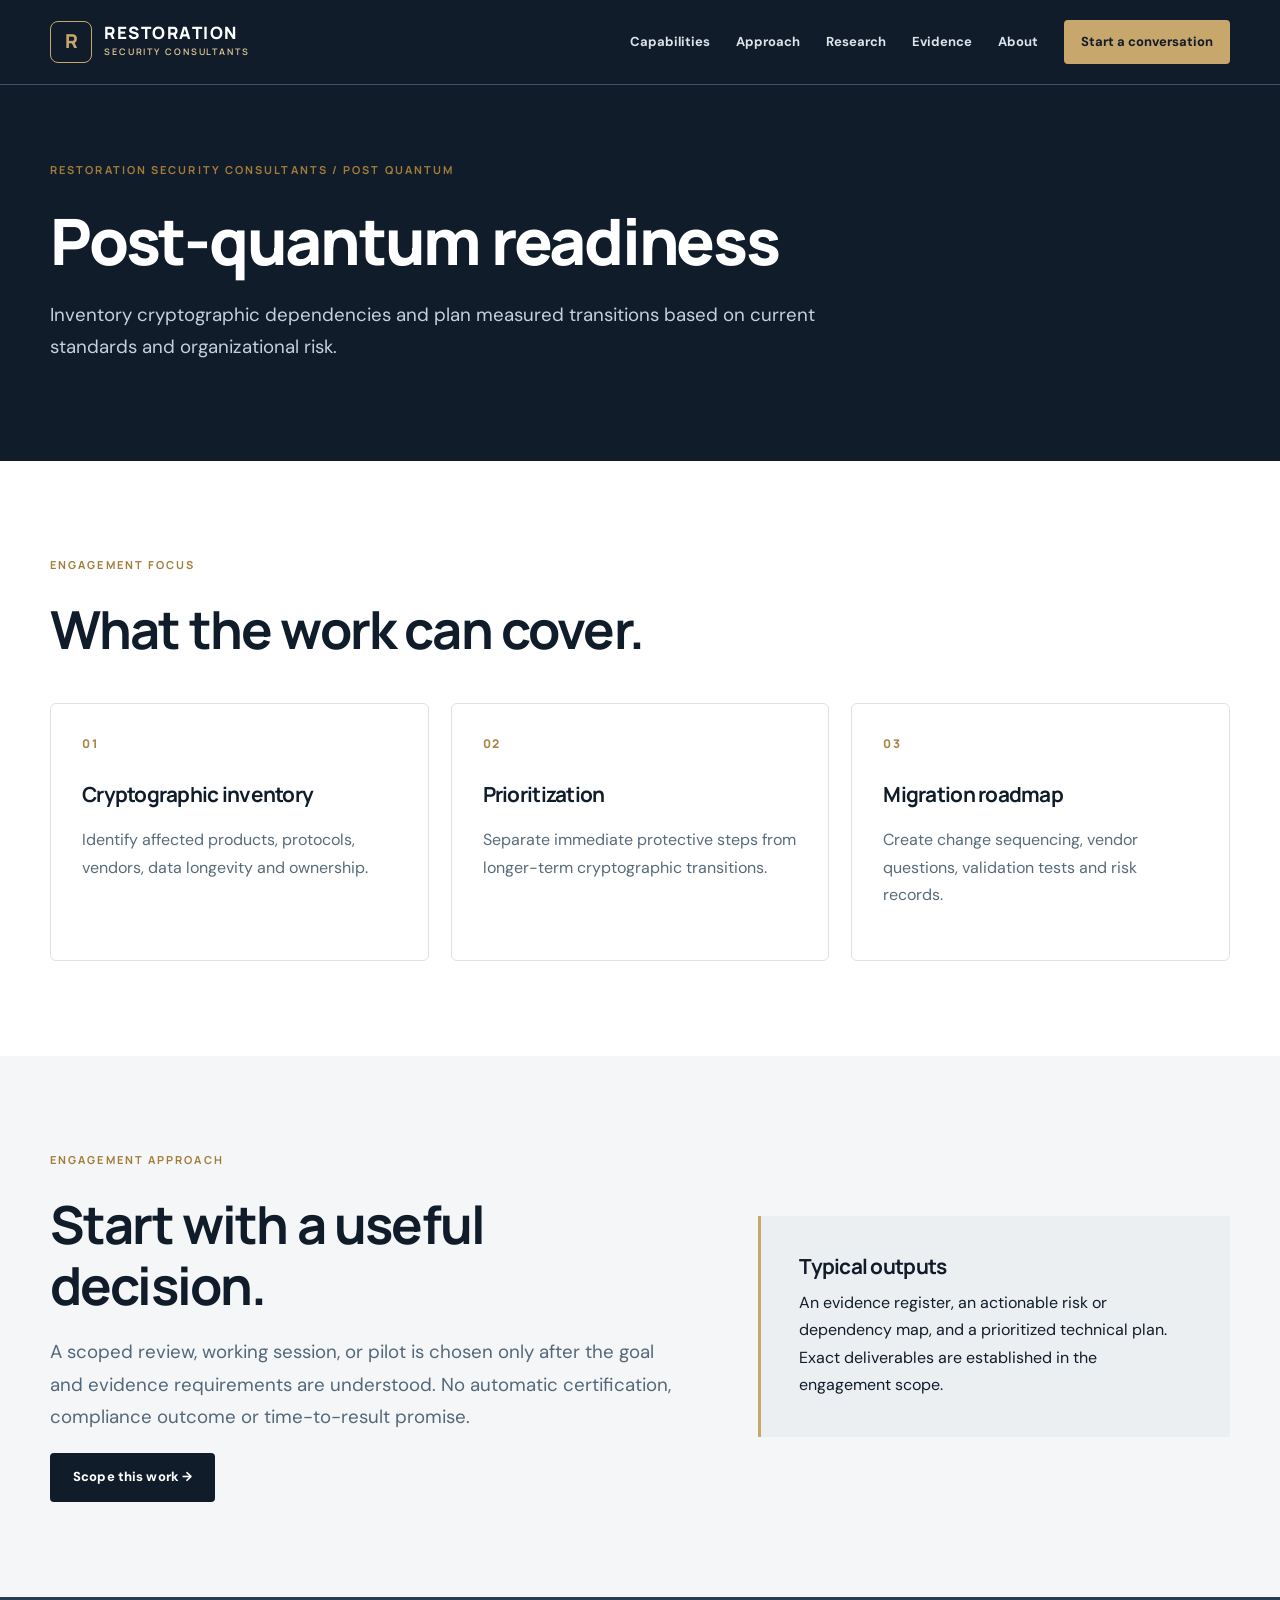
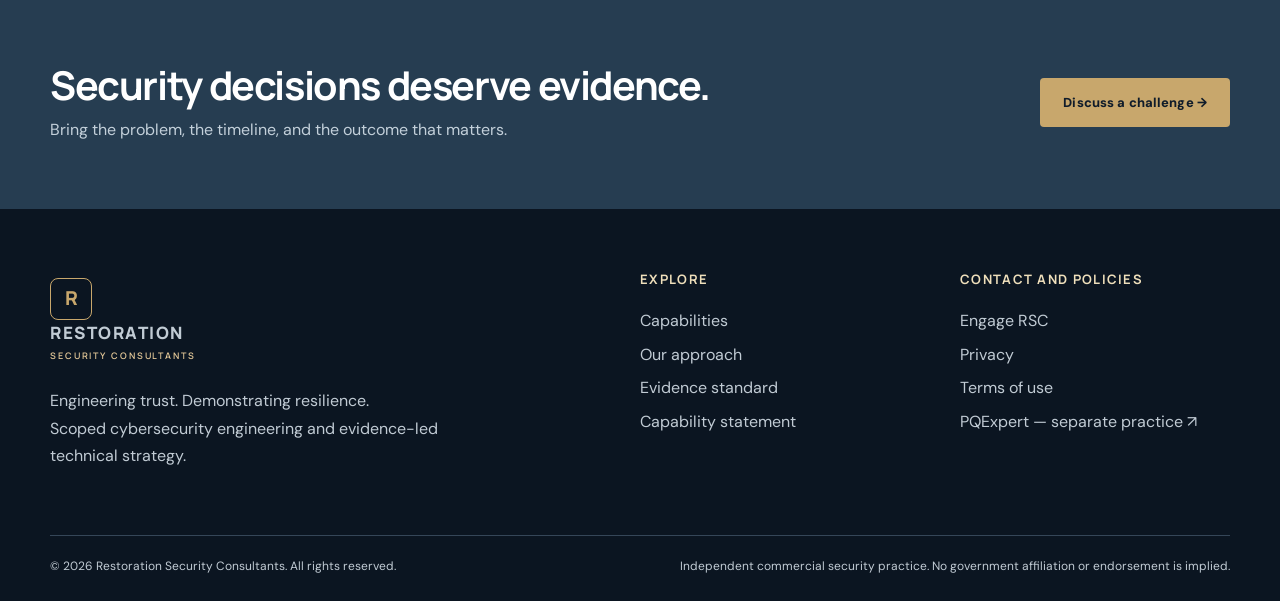
<file: post-quantum.html>
<!doctype html><html lang="en"><head><meta charset="utf-8"><meta name="viewport" content="width=device-width, initial-scale=1"><meta name="color-scheme" content="light"><meta name="theme-color" content="#101c2a"><title>Post-quantum readiness | Restoration Security Consultants</title><meta name="description" content="Inventory cryptographic dependencies and plan measured transitions based on current standards and organizational risk."><link rel="canonical" href="https://www.restoration-mt.com/post-quantum.html"><meta property="og:type" content="website"><meta property="og:title" content="Post-quantum readiness | Restoration Security Consultants"><meta property="og:description" content="Inventory cryptographic dependencies and plan measured transitions based on current standards and organizational risk."><meta property="og:url" content="https://www.restoration-mt.com/post-quantum.html"><meta property="og:image" content="https://www.restoration-mt.com/assets/og-card.svg"><meta name="twitter:card" content="summary_large_image"><link rel="stylesheet" href="/assets/site.css"><link rel="icon" type="image/svg+xml" href="/assets/favicon.svg"></head><body><a class="skip" href="#content">Skip to content</a><header class="site-header"><div class="shell nav"><a class="brand" href="/" aria-label="Restoration Security Consultants home"><span class="mark" aria-hidden="true">R</span><span class="brandname">Restoration<small>Security Consultants</small></span></a><button class="nav-toggle" aria-label="Toggle navigation" aria-expanded="false" aria-controls="main-nav">Menu</button><nav id="main-nav" class="nav-links" aria-label="Primary navigation"><a href="/services.html" >Capabilities</a><a href="/approach.html" >Approach</a><a href="/research.html" >Research</a><a href="/evidence.html" >Evidence</a><a href="/about.html" >About</a><a class="nav-cta" href="/engage.html">Start a conversation</a></nav></div></header><main id="content"><section class="page-intro"><div class="shell"><span class="eyebrow">Restoration Security Consultants / post quantum</span><h1>Post-quantum readiness</h1><p class="lead">Inventory cryptographic dependencies and plan measured transitions based on current standards and organizational risk.</p></div></section><section class="section"><div class="shell"><div class="section-head"><span class="eyebrow">Engagement focus</span><h2>What the work can cover.</h2></div><div class="grid grid-3"><article class="card"><span class="number">01</span><h3>Cryptographic inventory</h3><p>Identify affected products, protocols, vendors, data longevity and ownership.</p></article><article class="card"><span class="number">02</span><h3>Prioritization</h3><p>Separate immediate protective steps from longer-term cryptographic transitions.</p></article><article class="card"><span class="number">03</span><h3>Migration roadmap</h3><p>Create change sequencing, vendor questions, validation tests and risk records.</p></article></div></div></section><section class="section soft"><div class="shell"><div class="split"><div><span class="eyebrow">Engagement approach</span><h2>Start with a useful decision.</h2><p class="lead">A scoped review, working session, or pilot is chosen only after the goal and evidence requirements are understood. No automatic certification, compliance outcome or time-to-result promise.</p><a class="btn btn-dark" href="/engage.html">Scope this work →</a></div><div class="aside"><h3>Typical outputs</h3><p>An evidence register, an actionable risk or dependency map, and a prioritized technical plan. Exact deliverables are established in the engagement scope.</p></div></div></div></section></main><section class="cta-band"><div class="shell cta-layout"><div><h2>Security decisions deserve evidence.</h2><p>Bring the problem, the timeline, and the outcome that matters.</p></div><a class="btn btn-gold" href="/engage.html">Discuss a challenge →</a></div></section><footer class="site-footer"><div class="shell"><div class="footer-top"><div><a class="brand" href="/"><span class="mark" aria-hidden="true">R</span><span class="brandname">Restoration<small>Security Consultants</small></span></a><p style="max-width:390px;margin-top:22px">Engineering trust. Demonstrating resilience.<br>Scoped cybersecurity engineering and evidence-led technical strategy.</p></div><div><h3>Explore</h3><a href="/services.html">Capabilities</a><a href="/approach.html">Our approach</a><a href="/evidence.html">Evidence standard</a><a href="/capability-statement.html">Capability statement</a></div><div><h3>Contact and policies</h3><a href="/engage.html">Engage RSC</a><a href="/privacy.html">Privacy</a><a href="/terms.html">Terms of use</a><a href="https://pqexpert.io/" rel="noopener">PQExpert — separate practice ↗</a></div></div><div class="footer-bottom"><span>© 2026 Restoration Security Consultants. All rights reserved.</span><span>Independent commercial security practice. No government affiliation or endorsement is implied.</span></div></div></footer><script src="/assets/site.js" defer></script></body></html>
</file>
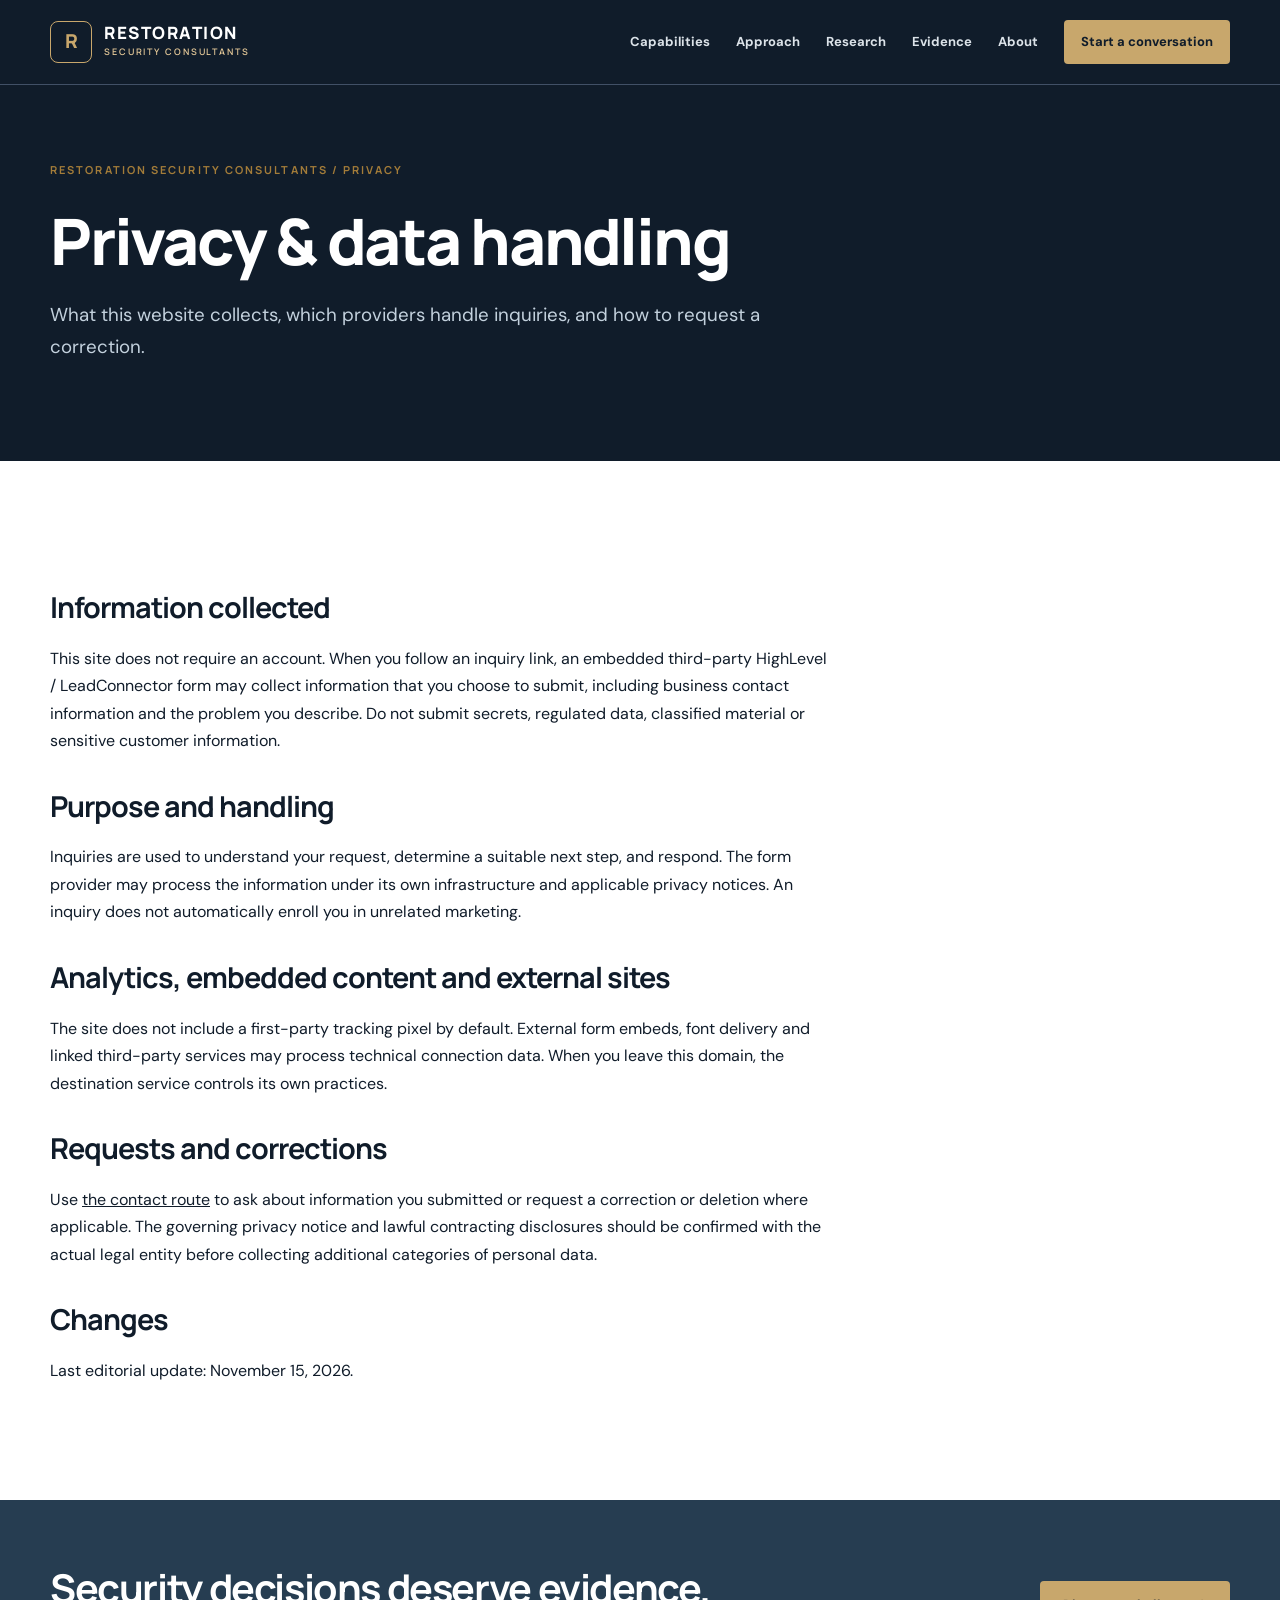
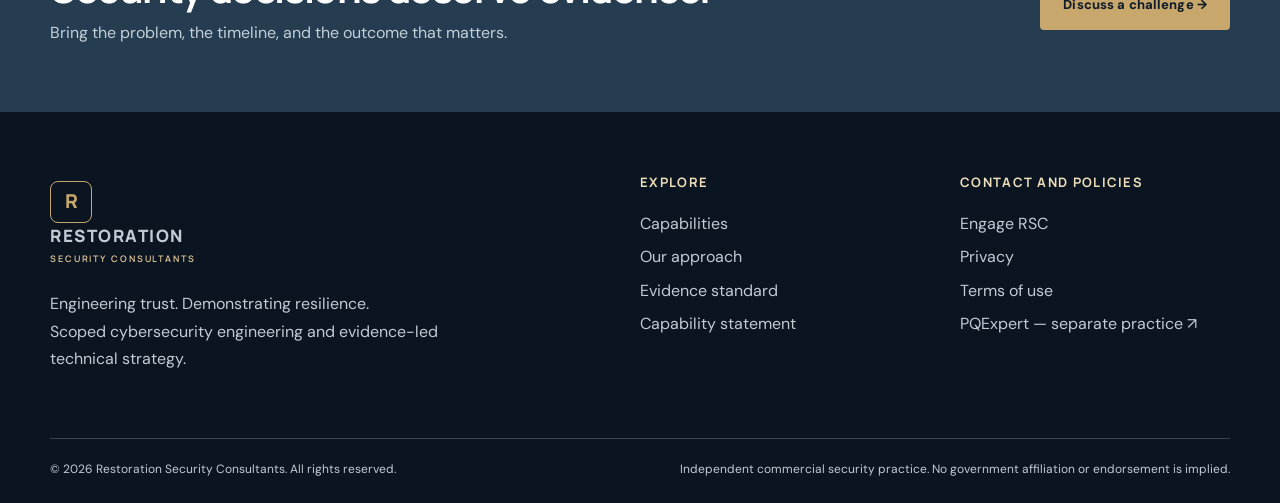
<file: privacy.html>
<!doctype html><html lang="en"><head><meta charset="utf-8"><meta name="viewport" content="width=device-width, initial-scale=1"><meta name="color-scheme" content="light"><meta name="theme-color" content="#101c2a"><title>Privacy &amp; data handling | Restoration Security Consultants</title><meta name="description" content="What this website collects, which providers handle inquiries, and how to request a correction."><link rel="canonical" href="https://www.restoration-mt.com/privacy.html"><meta property="og:type" content="website"><meta property="og:title" content="Privacy &amp; data handling | Restoration Security Consultants"><meta property="og:description" content="What this website collects, which providers handle inquiries, and how to request a correction."><meta property="og:url" content="https://www.restoration-mt.com/privacy.html"><meta property="og:image" content="https://www.restoration-mt.com/assets/og-card.svg"><meta name="twitter:card" content="summary_large_image"><link rel="stylesheet" href="/assets/site.css"><link rel="icon" type="image/svg+xml" href="/assets/favicon.svg"></head><body><a class="skip" href="#content">Skip to content</a><header class="site-header"><div class="shell nav"><a class="brand" href="/" aria-label="Restoration Security Consultants home"><span class="mark" aria-hidden="true">R</span><span class="brandname">Restoration<small>Security Consultants</small></span></a><button class="nav-toggle" aria-label="Toggle navigation" aria-expanded="false" aria-controls="main-nav">Menu</button><nav id="main-nav" class="nav-links" aria-label="Primary navigation"><a href="/services.html" >Capabilities</a><a href="/approach.html" >Approach</a><a href="/research.html" >Research</a><a href="/evidence.html" >Evidence</a><a href="/about.html" >About</a><a class="nav-cta" href="/engage.html">Start a conversation</a></nav></div></header><main id="content"><section class="page-intro"><div class="shell"><span class="eyebrow">Restoration Security Consultants / privacy</span><h1>Privacy &amp; data handling</h1><p class="lead">What this website collects, which providers handle inquiries, and how to request a correction.</p></div></section><section class="section"><div class="shell"><div class="prose"><h2>Information collected</h2><p>This site does not require an account. When you follow an inquiry link, an embedded third-party HighLevel / LeadConnector form may collect information that you choose to submit, including business contact information and the problem you describe. Do not submit secrets, regulated data, classified material or sensitive customer information.</p><h2>Purpose and handling</h2><p>Inquiries are used to understand your request, determine a suitable next step, and respond. The form provider may process the information under its own infrastructure and applicable privacy notices. An inquiry does not automatically enroll you in unrelated marketing.</p><h2>Analytics, embedded content and external sites</h2><p>The site does not include a first-party tracking pixel by default. External form embeds, font delivery and linked third-party services may process technical connection data. When you leave this domain, the destination service controls its own practices.</p><h2>Requests and corrections</h2><p>Use <a href="/engage.html">the contact route</a> to ask about information you submitted or request a correction or deletion where applicable. The governing privacy notice and lawful contracting disclosures should be confirmed with the actual legal entity before collecting additional categories of personal data.</p><h2>Changes</h2><p>Last editorial update: November 15, 2026.</p></div></div></section></main><section class="cta-band"><div class="shell cta-layout"><div><h2>Security decisions deserve evidence.</h2><p>Bring the problem, the timeline, and the outcome that matters.</p></div><a class="btn btn-gold" href="/engage.html">Discuss a challenge →</a></div></section><footer class="site-footer"><div class="shell"><div class="footer-top"><div><a class="brand" href="/"><span class="mark" aria-hidden="true">R</span><span class="brandname">Restoration<small>Security Consultants</small></span></a><p style="max-width:390px;margin-top:22px">Engineering trust. Demonstrating resilience.<br>Scoped cybersecurity engineering and evidence-led technical strategy.</p></div><div><h3>Explore</h3><a href="/services.html">Capabilities</a><a href="/approach.html">Our approach</a><a href="/evidence.html">Evidence standard</a><a href="/capability-statement.html">Capability statement</a></div><div><h3>Contact and policies</h3><a href="/engage.html">Engage RSC</a><a href="/privacy.html">Privacy</a><a href="/terms.html">Terms of use</a><a href="https://pqexpert.io/" rel="noopener">PQExpert — separate practice ↗</a></div></div><div class="footer-bottom"><span>© 2026 Restoration Security Consultants. All rights reserved.</span><span>Independent commercial security practice. No government affiliation or endorsement is implied.</span></div></div></footer><script src="/assets/site.js" defer></script></body></html>
</file>
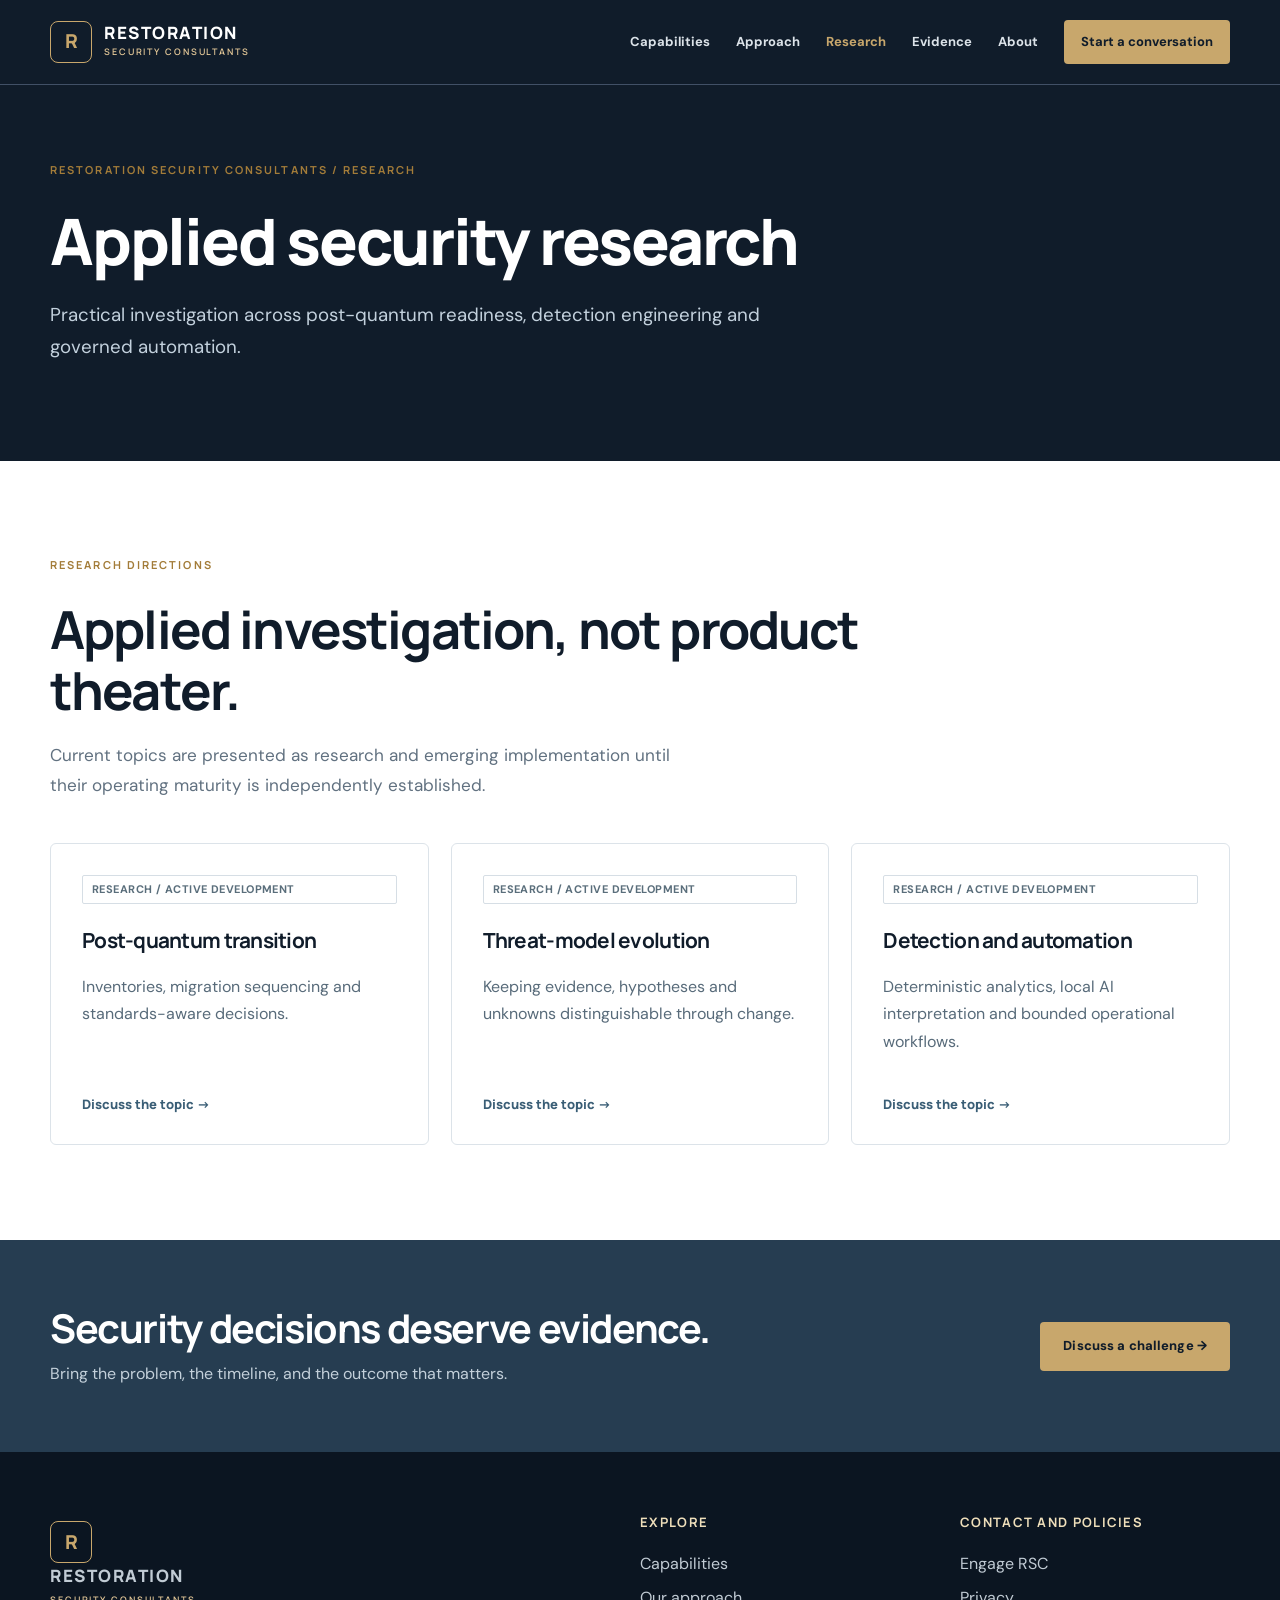
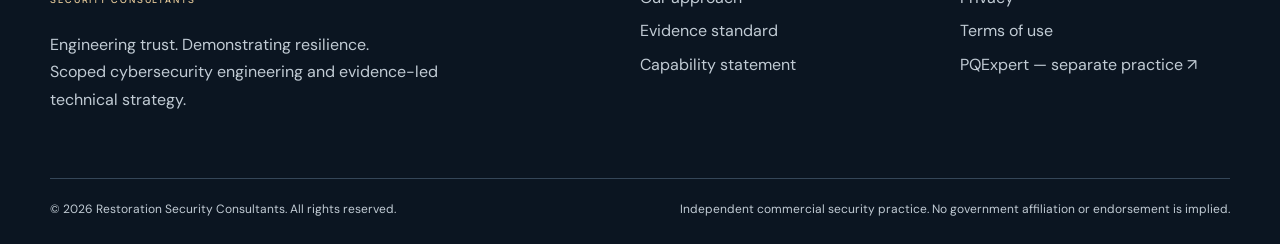
<file: research.html>
<!doctype html><html lang="en"><head><meta charset="utf-8"><meta name="viewport" content="width=device-width, initial-scale=1"><meta name="color-scheme" content="light"><meta name="theme-color" content="#101c2a"><title>Applied security research | Restoration Security Consultants</title><meta name="description" content="Practical investigation across post-quantum readiness, detection engineering and governed automation."><link rel="canonical" href="https://www.restoration-mt.com/research.html"><meta property="og:type" content="website"><meta property="og:title" content="Applied security research | Restoration Security Consultants"><meta property="og:description" content="Practical investigation across post-quantum readiness, detection engineering and governed automation."><meta property="og:url" content="https://www.restoration-mt.com/research.html"><meta property="og:image" content="https://www.restoration-mt.com/assets/og-card.svg"><meta name="twitter:card" content="summary_large_image"><link rel="stylesheet" href="/assets/site.css"><link rel="icon" type="image/svg+xml" href="/assets/favicon.svg"></head><body><a class="skip" href="#content">Skip to content</a><header class="site-header"><div class="shell nav"><a class="brand" href="/" aria-label="Restoration Security Consultants home"><span class="mark" aria-hidden="true">R</span><span class="brandname">Restoration<small>Security Consultants</small></span></a><button class="nav-toggle" aria-label="Toggle navigation" aria-expanded="false" aria-controls="main-nav">Menu</button><nav id="main-nav" class="nav-links" aria-label="Primary navigation"><a href="/services.html" >Capabilities</a><a href="/approach.html" >Approach</a><a href="/research.html" aria-current="page">Research</a><a href="/evidence.html" >Evidence</a><a href="/about.html" >About</a><a class="nav-cta" href="/engage.html">Start a conversation</a></nav></div></header><main id="content"><section class="page-intro"><div class="shell"><span class="eyebrow">Restoration Security Consultants / research</span><h1>Applied security research</h1><p class="lead">Practical investigation across post-quantum readiness, detection engineering and governed automation.</p></div></section><section class="section"><div class="shell"><div class="section-head"><span class="eyebrow">Research directions</span><h2>Applied investigation, not product theater.</h2><p>Current topics are presented as research and emerging implementation until their operating maturity is independently established.</p></div><div class="grid grid-3"><article class="card"><span class="tag">Research / active development</span><h3 style="margin-top:24px">Post-quantum transition</h3><p>Inventories, migration sequencing and standards-aware decisions.</p><a href="/engage.html">Discuss the topic →</a></article><article class="card"><span class="tag">Research / active development</span><h3 style="margin-top:24px">Threat-model evolution</h3><p>Keeping evidence, hypotheses and unknowns distinguishable through change.</p><a href="/engage.html">Discuss the topic →</a></article><article class="card"><span class="tag">Research / active development</span><h3 style="margin-top:24px">Detection and automation</h3><p>Deterministic analytics, local AI interpretation and bounded operational workflows.</p><a href="/engage.html">Discuss the topic →</a></article></div></div></section></main><section class="cta-band"><div class="shell cta-layout"><div><h2>Security decisions deserve evidence.</h2><p>Bring the problem, the timeline, and the outcome that matters.</p></div><a class="btn btn-gold" href="/engage.html">Discuss a challenge →</a></div></section><footer class="site-footer"><div class="shell"><div class="footer-top"><div><a class="brand" href="/"><span class="mark" aria-hidden="true">R</span><span class="brandname">Restoration<small>Security Consultants</small></span></a><p style="max-width:390px;margin-top:22px">Engineering trust. Demonstrating resilience.<br>Scoped cybersecurity engineering and evidence-led technical strategy.</p></div><div><h3>Explore</h3><a href="/services.html">Capabilities</a><a href="/approach.html">Our approach</a><a href="/evidence.html">Evidence standard</a><a href="/capability-statement.html">Capability statement</a></div><div><h3>Contact and policies</h3><a href="/engage.html">Engage RSC</a><a href="/privacy.html">Privacy</a><a href="/terms.html">Terms of use</a><a href="https://pqexpert.io/" rel="noopener">PQExpert — separate practice ↗</a></div></div><div class="footer-bottom"><span>© 2026 Restoration Security Consultants. All rights reserved.</span><span>Independent commercial security practice. No government affiliation or endorsement is implied.</span></div></div></footer><script src="/assets/site.js" defer></script></body></html>
</file>
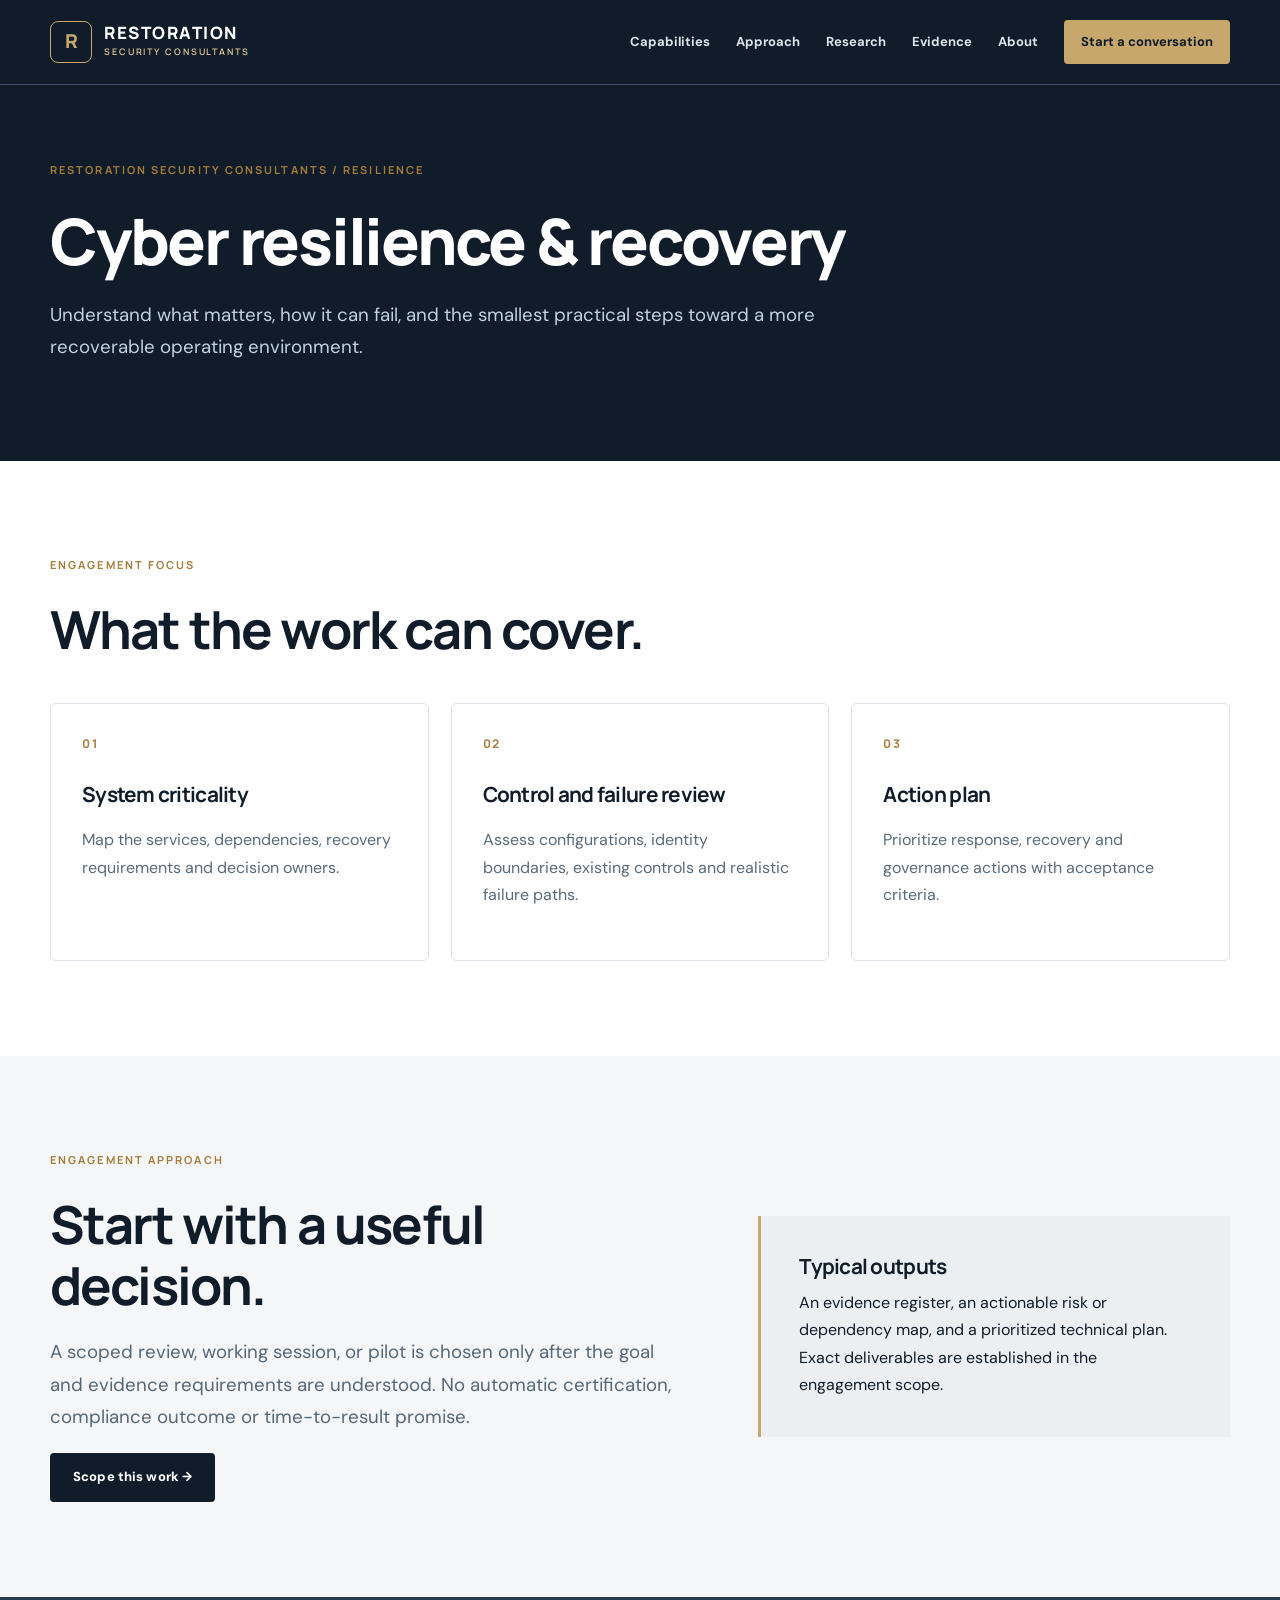
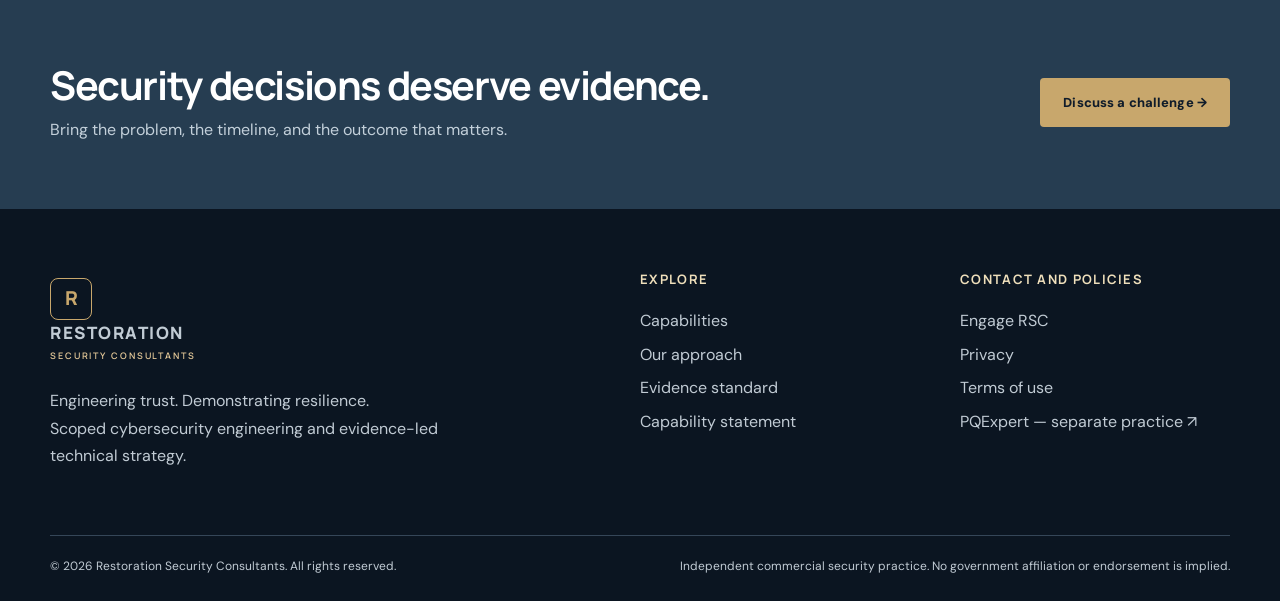
<file: resilience.html>
<!doctype html><html lang="en"><head><meta charset="utf-8"><meta name="viewport" content="width=device-width, initial-scale=1"><meta name="color-scheme" content="light"><meta name="theme-color" content="#101c2a"><title>Cyber resilience &amp; recovery | Restoration Security Consultants</title><meta name="description" content="Understand what matters, how it can fail, and the smallest practical steps toward a more recoverable operating environment."><link rel="canonical" href="https://www.restoration-mt.com/resilience.html"><meta property="og:type" content="website"><meta property="og:title" content="Cyber resilience &amp; recovery | Restoration Security Consultants"><meta property="og:description" content="Understand what matters, how it can fail, and the smallest practical steps toward a more recoverable operating environment."><meta property="og:url" content="https://www.restoration-mt.com/resilience.html"><meta property="og:image" content="https://www.restoration-mt.com/assets/og-card.svg"><meta name="twitter:card" content="summary_large_image"><link rel="stylesheet" href="/assets/site.css"><link rel="icon" type="image/svg+xml" href="/assets/favicon.svg"></head><body><a class="skip" href="#content">Skip to content</a><header class="site-header"><div class="shell nav"><a class="brand" href="/" aria-label="Restoration Security Consultants home"><span class="mark" aria-hidden="true">R</span><span class="brandname">Restoration<small>Security Consultants</small></span></a><button class="nav-toggle" aria-label="Toggle navigation" aria-expanded="false" aria-controls="main-nav">Menu</button><nav id="main-nav" class="nav-links" aria-label="Primary navigation"><a href="/services.html" >Capabilities</a><a href="/approach.html" >Approach</a><a href="/research.html" >Research</a><a href="/evidence.html" >Evidence</a><a href="/about.html" >About</a><a class="nav-cta" href="/engage.html">Start a conversation</a></nav></div></header><main id="content"><section class="page-intro"><div class="shell"><span class="eyebrow">Restoration Security Consultants / resilience</span><h1>Cyber resilience &amp; recovery</h1><p class="lead">Understand what matters, how it can fail, and the smallest practical steps toward a more recoverable operating environment.</p></div></section><section class="section"><div class="shell"><div class="section-head"><span class="eyebrow">Engagement focus</span><h2>What the work can cover.</h2></div><div class="grid grid-3"><article class="card"><span class="number">01</span><h3>System criticality</h3><p>Map the services, dependencies, recovery requirements and decision owners.</p></article><article class="card"><span class="number">02</span><h3>Control and failure review</h3><p>Assess configurations, identity boundaries, existing controls and realistic failure paths.</p></article><article class="card"><span class="number">03</span><h3>Action plan</h3><p>Prioritize response, recovery and governance actions with acceptance criteria.</p></article></div></div></section><section class="section soft"><div class="shell"><div class="split"><div><span class="eyebrow">Engagement approach</span><h2>Start with a useful decision.</h2><p class="lead">A scoped review, working session, or pilot is chosen only after the goal and evidence requirements are understood. No automatic certification, compliance outcome or time-to-result promise.</p><a class="btn btn-dark" href="/engage.html">Scope this work →</a></div><div class="aside"><h3>Typical outputs</h3><p>An evidence register, an actionable risk or dependency map, and a prioritized technical plan. Exact deliverables are established in the engagement scope.</p></div></div></div></section></main><section class="cta-band"><div class="shell cta-layout"><div><h2>Security decisions deserve evidence.</h2><p>Bring the problem, the timeline, and the outcome that matters.</p></div><a class="btn btn-gold" href="/engage.html">Discuss a challenge →</a></div></section><footer class="site-footer"><div class="shell"><div class="footer-top"><div><a class="brand" href="/"><span class="mark" aria-hidden="true">R</span><span class="brandname">Restoration<small>Security Consultants</small></span></a><p style="max-width:390px;margin-top:22px">Engineering trust. Demonstrating resilience.<br>Scoped cybersecurity engineering and evidence-led technical strategy.</p></div><div><h3>Explore</h3><a href="/services.html">Capabilities</a><a href="/approach.html">Our approach</a><a href="/evidence.html">Evidence standard</a><a href="/capability-statement.html">Capability statement</a></div><div><h3>Contact and policies</h3><a href="/engage.html">Engage RSC</a><a href="/privacy.html">Privacy</a><a href="/terms.html">Terms of use</a><a href="https://pqexpert.io/" rel="noopener">PQExpert — separate practice ↗</a></div></div><div class="footer-bottom"><span>© 2026 Restoration Security Consultants. All rights reserved.</span><span>Independent commercial security practice. No government affiliation or endorsement is implied.</span></div></div></footer><script src="/assets/site.js" defer></script></body></html>
</file>
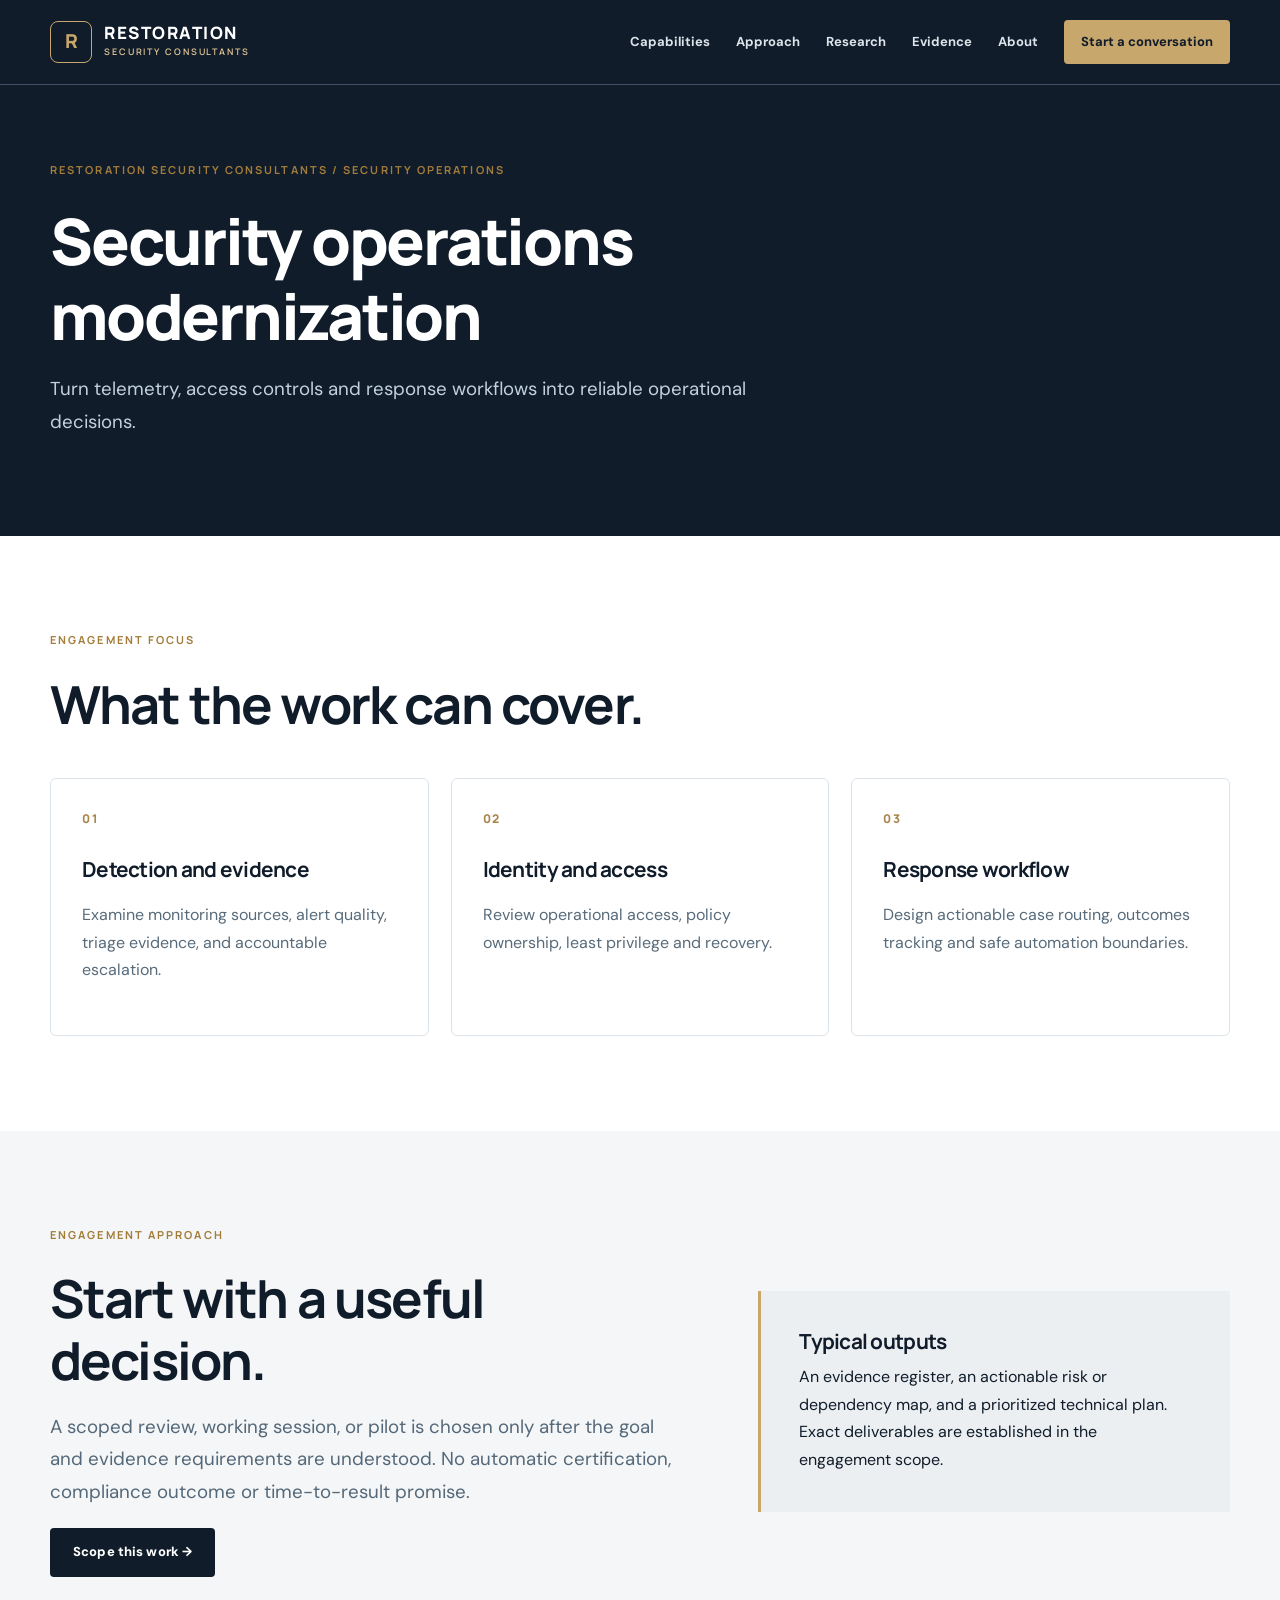
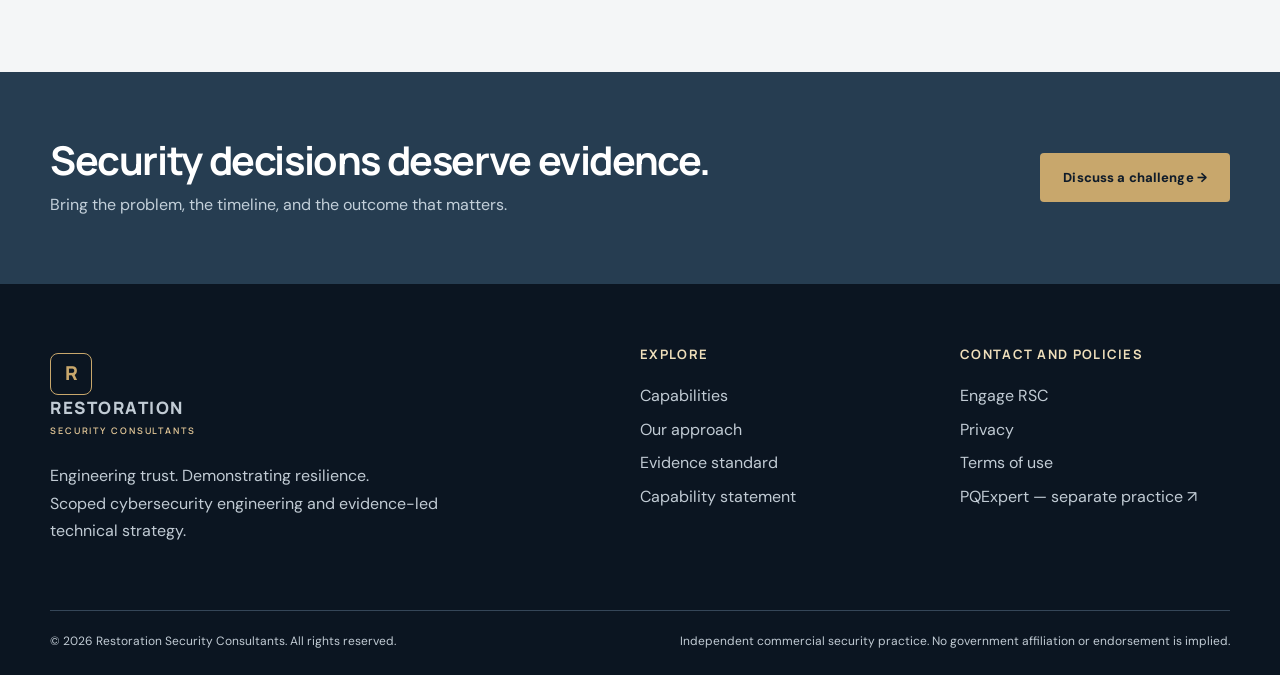
<file: security-operations.html>
<!doctype html><html lang="en"><head><meta charset="utf-8"><meta name="viewport" content="width=device-width, initial-scale=1"><meta name="color-scheme" content="light"><meta name="theme-color" content="#101c2a"><title>Security operations modernization | Restoration Security Consultants</title><meta name="description" content="Turn telemetry, access controls and response workflows into reliable operational decisions."><link rel="canonical" href="https://www.restoration-mt.com/security-operations.html"><meta property="og:type" content="website"><meta property="og:title" content="Security operations modernization | Restoration Security Consultants"><meta property="og:description" content="Turn telemetry, access controls and response workflows into reliable operational decisions."><meta property="og:url" content="https://www.restoration-mt.com/security-operations.html"><meta property="og:image" content="https://www.restoration-mt.com/assets/og-card.svg"><meta name="twitter:card" content="summary_large_image"><link rel="stylesheet" href="/assets/site.css"><link rel="icon" type="image/svg+xml" href="/assets/favicon.svg"></head><body><a class="skip" href="#content">Skip to content</a><header class="site-header"><div class="shell nav"><a class="brand" href="/" aria-label="Restoration Security Consultants home"><span class="mark" aria-hidden="true">R</span><span class="brandname">Restoration<small>Security Consultants</small></span></a><button class="nav-toggle" aria-label="Toggle navigation" aria-expanded="false" aria-controls="main-nav">Menu</button><nav id="main-nav" class="nav-links" aria-label="Primary navigation"><a href="/services.html" >Capabilities</a><a href="/approach.html" >Approach</a><a href="/research.html" >Research</a><a href="/evidence.html" >Evidence</a><a href="/about.html" >About</a><a class="nav-cta" href="/engage.html">Start a conversation</a></nav></div></header><main id="content"><section class="page-intro"><div class="shell"><span class="eyebrow">Restoration Security Consultants / security operations</span><h1>Security operations modernization</h1><p class="lead">Turn telemetry, access controls and response workflows into reliable operational decisions.</p></div></section><section class="section"><div class="shell"><div class="section-head"><span class="eyebrow">Engagement focus</span><h2>What the work can cover.</h2></div><div class="grid grid-3"><article class="card"><span class="number">01</span><h3>Detection and evidence</h3><p>Examine monitoring sources, alert quality, triage evidence, and accountable escalation.</p></article><article class="card"><span class="number">02</span><h3>Identity and access</h3><p>Review operational access, policy ownership, least privilege and recovery.</p></article><article class="card"><span class="number">03</span><h3>Response workflow</h3><p>Design actionable case routing, outcomes tracking and safe automation boundaries.</p></article></div></div></section><section class="section soft"><div class="shell"><div class="split"><div><span class="eyebrow">Engagement approach</span><h2>Start with a useful decision.</h2><p class="lead">A scoped review, working session, or pilot is chosen only after the goal and evidence requirements are understood. No automatic certification, compliance outcome or time-to-result promise.</p><a class="btn btn-dark" href="/engage.html">Scope this work →</a></div><div class="aside"><h3>Typical outputs</h3><p>An evidence register, an actionable risk or dependency map, and a prioritized technical plan. Exact deliverables are established in the engagement scope.</p></div></div></div></section></main><section class="cta-band"><div class="shell cta-layout"><div><h2>Security decisions deserve evidence.</h2><p>Bring the problem, the timeline, and the outcome that matters.</p></div><a class="btn btn-gold" href="/engage.html">Discuss a challenge →</a></div></section><footer class="site-footer"><div class="shell"><div class="footer-top"><div><a class="brand" href="/"><span class="mark" aria-hidden="true">R</span><span class="brandname">Restoration<small>Security Consultants</small></span></a><p style="max-width:390px;margin-top:22px">Engineering trust. Demonstrating resilience.<br>Scoped cybersecurity engineering and evidence-led technical strategy.</p></div><div><h3>Explore</h3><a href="/services.html">Capabilities</a><a href="/approach.html">Our approach</a><a href="/evidence.html">Evidence standard</a><a href="/capability-statement.html">Capability statement</a></div><div><h3>Contact and policies</h3><a href="/engage.html">Engage RSC</a><a href="/privacy.html">Privacy</a><a href="/terms.html">Terms of use</a><a href="https://pqexpert.io/" rel="noopener">PQExpert — separate practice ↗</a></div></div><div class="footer-bottom"><span>© 2026 Restoration Security Consultants. All rights reserved.</span><span>Independent commercial security practice. No government affiliation or endorsement is implied.</span></div></div></footer><script src="/assets/site.js" defer></script></body></html>
</file>
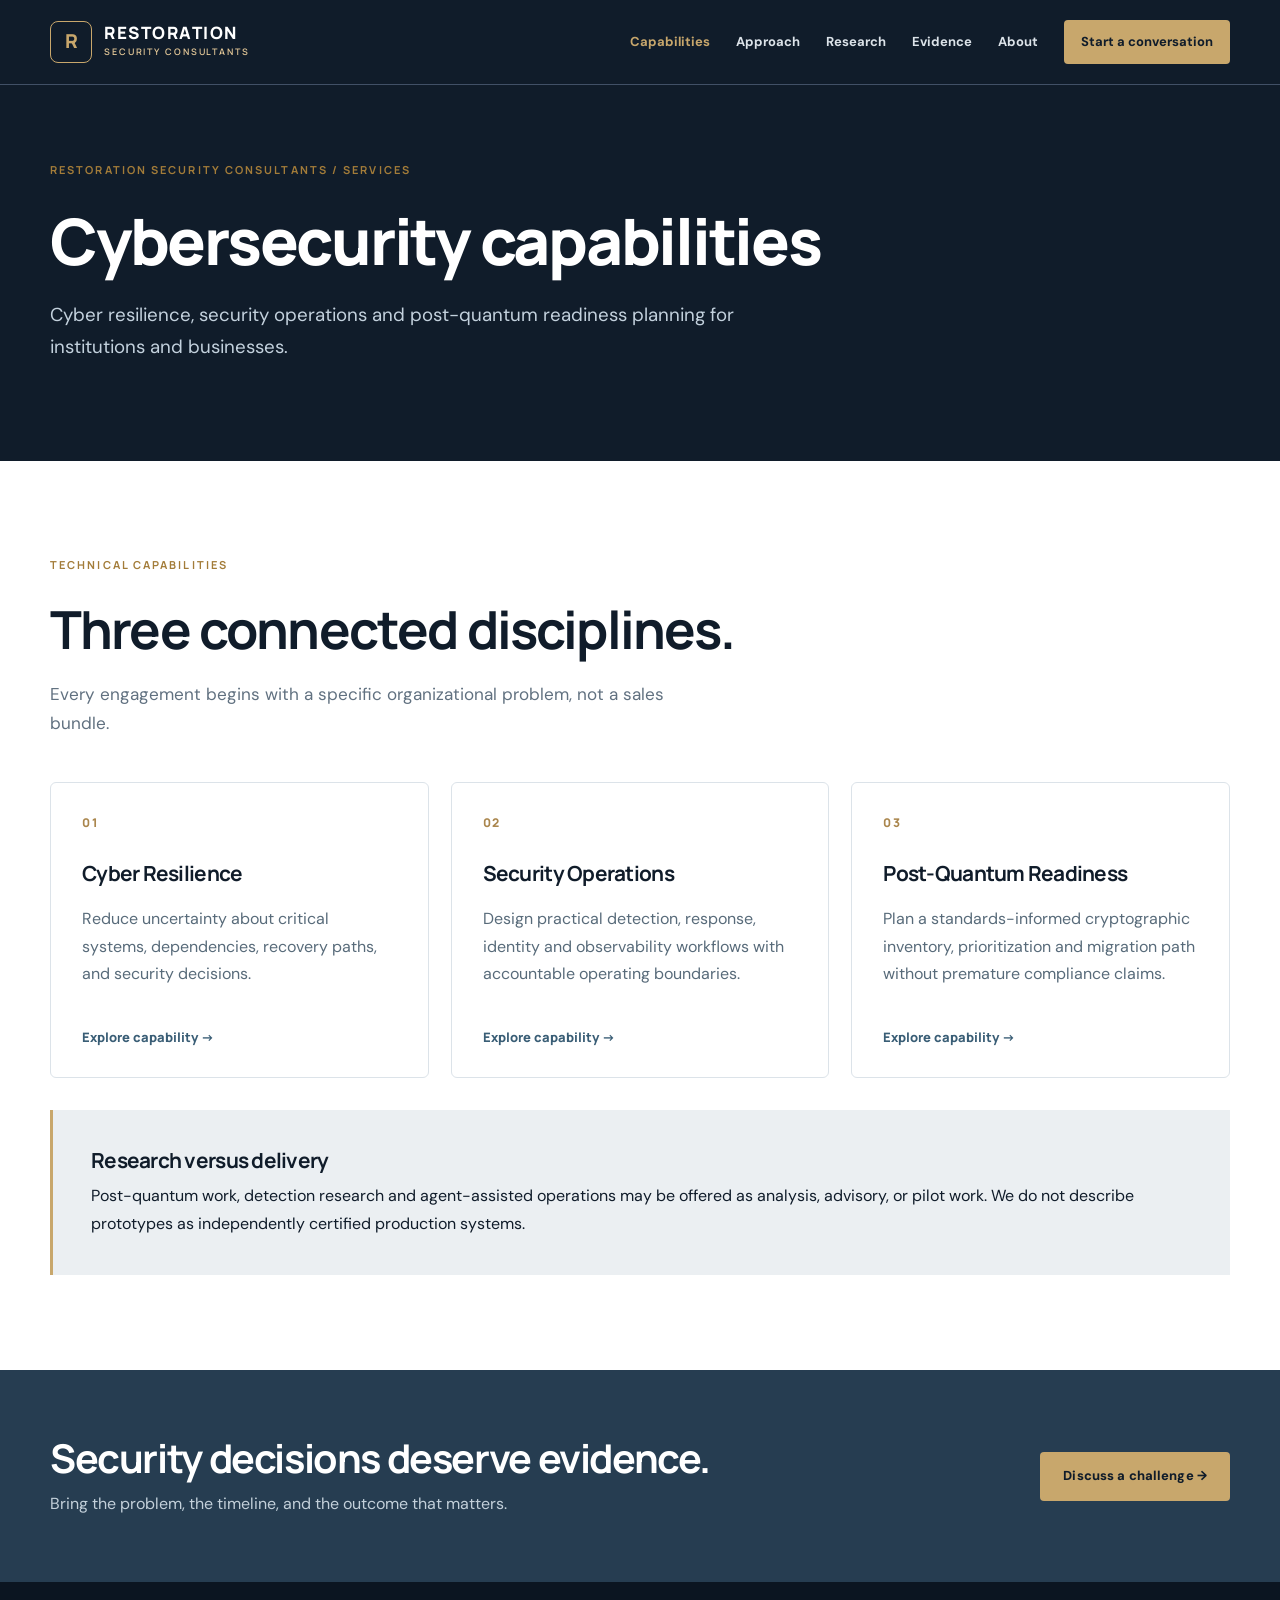
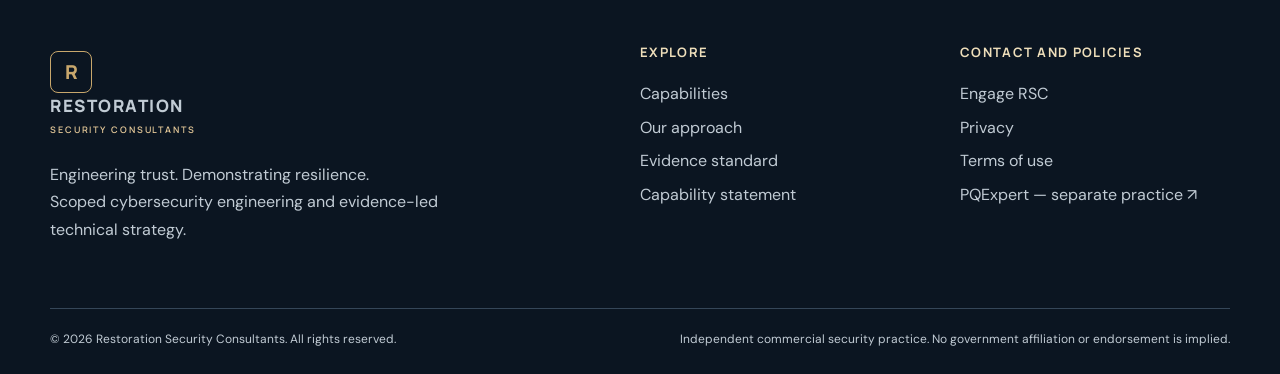
<file: services.html>
<!doctype html><html lang="en"><head><meta charset="utf-8"><meta name="viewport" content="width=device-width, initial-scale=1"><meta name="color-scheme" content="light"><meta name="theme-color" content="#101c2a"><title>Cybersecurity capabilities | Restoration Security Consultants</title><meta name="description" content="Cyber resilience, security operations and post-quantum readiness planning for institutions and businesses."><link rel="canonical" href="https://www.restoration-mt.com/services.html"><meta property="og:type" content="website"><meta property="og:title" content="Cybersecurity capabilities | Restoration Security Consultants"><meta property="og:description" content="Cyber resilience, security operations and post-quantum readiness planning for institutions and businesses."><meta property="og:url" content="https://www.restoration-mt.com/services.html"><meta property="og:image" content="https://www.restoration-mt.com/assets/og-card.svg"><meta name="twitter:card" content="summary_large_image"><link rel="stylesheet" href="/assets/site.css"><link rel="icon" type="image/svg+xml" href="/assets/favicon.svg"></head><body><a class="skip" href="#content">Skip to content</a><header class="site-header"><div class="shell nav"><a class="brand" href="/" aria-label="Restoration Security Consultants home"><span class="mark" aria-hidden="true">R</span><span class="brandname">Restoration<small>Security Consultants</small></span></a><button class="nav-toggle" aria-label="Toggle navigation" aria-expanded="false" aria-controls="main-nav">Menu</button><nav id="main-nav" class="nav-links" aria-label="Primary navigation"><a href="/services.html" aria-current="page">Capabilities</a><a href="/approach.html" >Approach</a><a href="/research.html" >Research</a><a href="/evidence.html" >Evidence</a><a href="/about.html" >About</a><a class="nav-cta" href="/engage.html">Start a conversation</a></nav></div></header><main id="content"><section class="page-intro"><div class="shell"><span class="eyebrow">Restoration Security Consultants / services</span><h1>Cybersecurity capabilities</h1><p class="lead">Cyber resilience, security operations and post-quantum readiness planning for institutions and businesses.</p></div></section><section class="section"><div class="shell"><div class="section-head"><span class="eyebrow">Technical capabilities</span><h2>Three connected disciplines.</h2><p>Every engagement begins with a specific organizational problem, not a sales bundle.</p></div><div class="grid grid-3"><article class="card"><span class="number">01</span><h3>Cyber Resilience</h3><p>Reduce uncertainty about critical systems, dependencies, recovery paths, and security decisions.</p><a href="/resilience.html">Explore capability →</a></article><article class="card"><span class="number">02</span><h3>Security Operations</h3><p>Design practical detection, response, identity and observability workflows with accountable operating boundaries.</p><a href="/security-operations.html">Explore capability →</a></article><article class="card"><span class="number">03</span><h3>Post-Quantum Readiness</h3><p>Plan a standards-informed cryptographic inventory, prioritization and migration path without premature compliance claims.</p><a href="/post-quantum.html">Explore capability →</a></article></div><div class="aside" style="margin-top:32px"><h3>Research versus delivery</h3><p>Post-quantum work, detection research and agent-assisted operations may be offered as analysis, advisory, or pilot work. We do not describe prototypes as independently certified production systems.</p></div></div></section></main><section class="cta-band"><div class="shell cta-layout"><div><h2>Security decisions deserve evidence.</h2><p>Bring the problem, the timeline, and the outcome that matters.</p></div><a class="btn btn-gold" href="/engage.html">Discuss a challenge →</a></div></section><footer class="site-footer"><div class="shell"><div class="footer-top"><div><a class="brand" href="/"><span class="mark" aria-hidden="true">R</span><span class="brandname">Restoration<small>Security Consultants</small></span></a><p style="max-width:390px;margin-top:22px">Engineering trust. Demonstrating resilience.<br>Scoped cybersecurity engineering and evidence-led technical strategy.</p></div><div><h3>Explore</h3><a href="/services.html">Capabilities</a><a href="/approach.html">Our approach</a><a href="/evidence.html">Evidence standard</a><a href="/capability-statement.html">Capability statement</a></div><div><h3>Contact and policies</h3><a href="/engage.html">Engage RSC</a><a href="/privacy.html">Privacy</a><a href="/terms.html">Terms of use</a><a href="https://pqexpert.io/" rel="noopener">PQExpert — separate practice ↗</a></div></div><div class="footer-bottom"><span>© 2026 Restoration Security Consultants. All rights reserved.</span><span>Independent commercial security practice. No government affiliation or endorsement is implied.</span></div></div></footer><script src="/assets/site.js" defer></script></body></html>
</file>
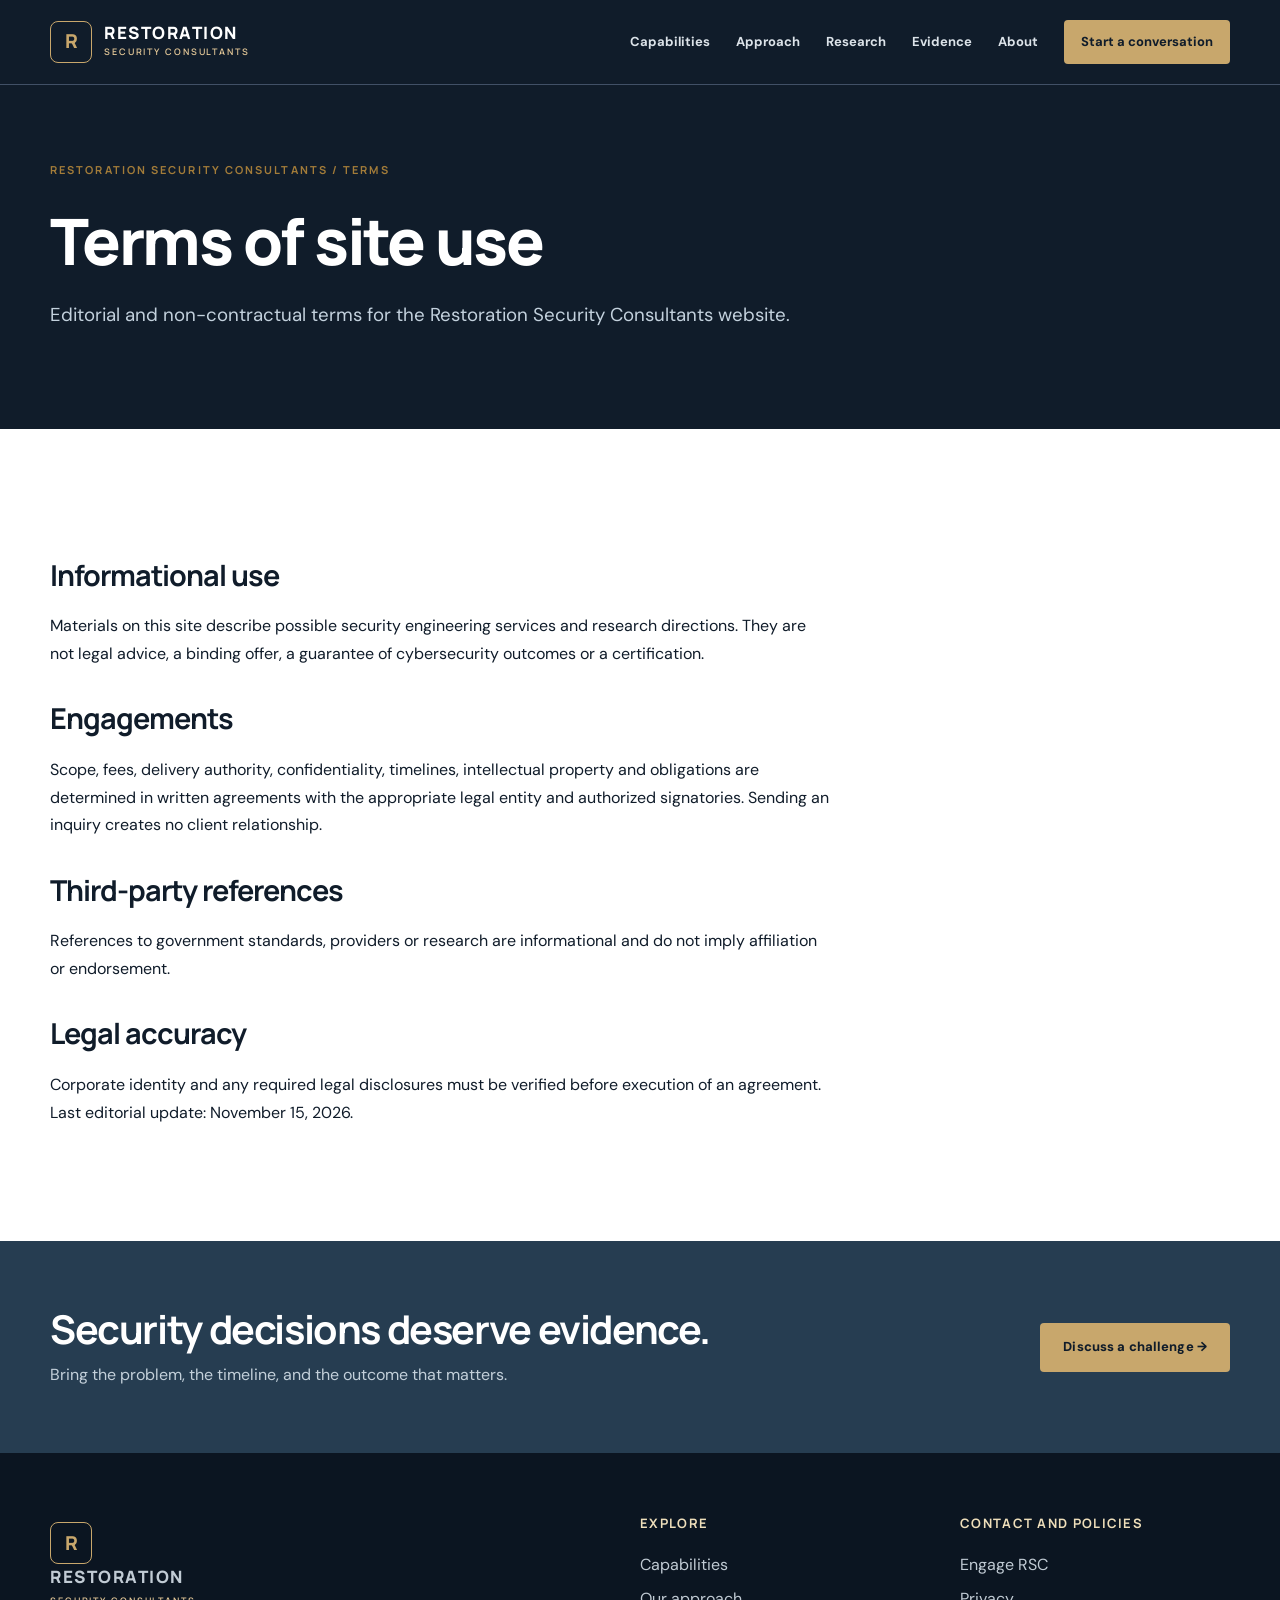
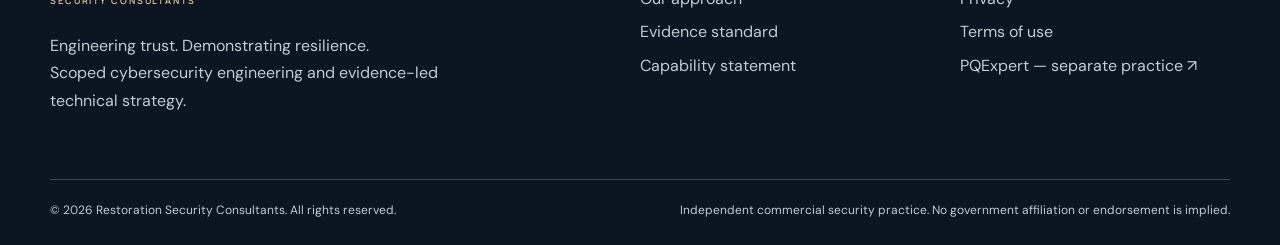
<file: terms.html>
<!doctype html><html lang="en"><head><meta charset="utf-8"><meta name="viewport" content="width=device-width, initial-scale=1"><meta name="color-scheme" content="light"><meta name="theme-color" content="#101c2a"><title>Terms of site use | Restoration Security Consultants</title><meta name="description" content="Editorial and non-contractual terms for the Restoration Security Consultants website."><link rel="canonical" href="https://www.restoration-mt.com/terms.html"><meta property="og:type" content="website"><meta property="og:title" content="Terms of site use | Restoration Security Consultants"><meta property="og:description" content="Editorial and non-contractual terms for the Restoration Security Consultants website."><meta property="og:url" content="https://www.restoration-mt.com/terms.html"><meta property="og:image" content="https://www.restoration-mt.com/assets/og-card.svg"><meta name="twitter:card" content="summary_large_image"><link rel="stylesheet" href="/assets/site.css"><link rel="icon" type="image/svg+xml" href="/assets/favicon.svg"></head><body><a class="skip" href="#content">Skip to content</a><header class="site-header"><div class="shell nav"><a class="brand" href="/" aria-label="Restoration Security Consultants home"><span class="mark" aria-hidden="true">R</span><span class="brandname">Restoration<small>Security Consultants</small></span></a><button class="nav-toggle" aria-label="Toggle navigation" aria-expanded="false" aria-controls="main-nav">Menu</button><nav id="main-nav" class="nav-links" aria-label="Primary navigation"><a href="/services.html" >Capabilities</a><a href="/approach.html" >Approach</a><a href="/research.html" >Research</a><a href="/evidence.html" >Evidence</a><a href="/about.html" >About</a><a class="nav-cta" href="/engage.html">Start a conversation</a></nav></div></header><main id="content"><section class="page-intro"><div class="shell"><span class="eyebrow">Restoration Security Consultants / terms</span><h1>Terms of site use</h1><p class="lead">Editorial and non-contractual terms for the Restoration Security Consultants website.</p></div></section><section class="section"><div class="shell"><div class="prose"><h2>Informational use</h2><p>Materials on this site describe possible security engineering services and research directions. They are not legal advice, a binding offer, a guarantee of cybersecurity outcomes or a certification.</p><h2>Engagements</h2><p>Scope, fees, delivery authority, confidentiality, timelines, intellectual property and obligations are determined in written agreements with the appropriate legal entity and authorized signatories. Sending an inquiry creates no client relationship.</p><h2>Third-party references</h2><p>References to government standards, providers or research are informational and do not imply affiliation or endorsement.</p><h2>Legal accuracy</h2><p>Corporate identity and any required legal disclosures must be verified before execution of an agreement. Last editorial update: November 15, 2026.</p></div></div></section></main><section class="cta-band"><div class="shell cta-layout"><div><h2>Security decisions deserve evidence.</h2><p>Bring the problem, the timeline, and the outcome that matters.</p></div><a class="btn btn-gold" href="/engage.html">Discuss a challenge →</a></div></section><footer class="site-footer"><div class="shell"><div class="footer-top"><div><a class="brand" href="/"><span class="mark" aria-hidden="true">R</span><span class="brandname">Restoration<small>Security Consultants</small></span></a><p style="max-width:390px;margin-top:22px">Engineering trust. Demonstrating resilience.<br>Scoped cybersecurity engineering and evidence-led technical strategy.</p></div><div><h3>Explore</h3><a href="/services.html">Capabilities</a><a href="/approach.html">Our approach</a><a href="/evidence.html">Evidence standard</a><a href="/capability-statement.html">Capability statement</a></div><div><h3>Contact and policies</h3><a href="/engage.html">Engage RSC</a><a href="/privacy.html">Privacy</a><a href="/terms.html">Terms of use</a><a href="https://pqexpert.io/" rel="noopener">PQExpert — separate practice ↗</a></div></div><div class="footer-bottom"><span>© 2026 Restoration Security Consultants. All rights reserved.</span><span>Independent commercial security practice. No government affiliation or endorsement is implied.</span></div></div></footer><script src="/assets/site.js" defer></script></body></html>
</file>
<file: assets/site.css>
@import url('https://fonts.googleapis.com/css2?family=DM+Sans:wght@400;500;600;700&family=Manrope:wght@400;500;600;700;800&display=swap');
:root{--ink:#101c2a;--slate:#263d51;--gold:#c8a76c;--cream:#f4f1e9;--white:#fff;--muted:#64748b;--line:#dce3e9;--shell:1180px}*{box-sizing:border-box}html{scroll-behavior:smooth}body{margin:0;color:var(--ink);background:var(--white);font:16px/1.72 'DM Sans',system-ui,sans-serif}h1,h2,h3,h4{font-family:Manrope,system-ui,sans-serif;line-height:1.17;letter-spacing:-.035em;margin:0 0 20px}h1{font-size:clamp(2.9rem,6.2vw,5.9rem);max-width:850px;font-weight:800}h2{font-size:clamp(2rem,4.1vw,3.55rem)}h3{font-size:1.3rem}p{margin:0 0 20px}a{color:inherit}img{max-width:100%}button,input,textarea{font:inherit}.shell{width:min(calc(100% - 44px),var(--shell));margin-inline:auto}.skip{position:absolute;left:-9999px;top:0;padding:12px;background:#fff;z-index:50}.skip:focus{left:12px}.site-header{background:var(--ink);color:#fff;border-bottom:1px solid #415066;position:relative;z-index:10}.nav{min-height:84px;display:flex;align-items:center;justify-content:space-between;gap:26px}.brand{text-decoration:none;display:flex;align-items:center;gap:12px}.mark{height:42px;width:42px;border:1px solid var(--gold);border-radius:8px;display:grid;place-items:center;font-size:1.2rem;font-weight:800;color:var(--gold);font-family:Manrope}.brandname{font:800 17px/1.15 Manrope,sans-serif;letter-spacing:.09em;text-transform:uppercase}.brandname small{display:block;letter-spacing:.21em;font:600 9px/2 Manrope,sans-serif;color:#e4c898}.nav-links{display:flex;align-items:center;gap:26px}.nav-links a{text-decoration:none;font-size:13px;font-weight:700;color:#dce3e9}.nav-links a:hover,.nav-links a[aria-current=page]{color:var(--gold)}.nav-links .nav-cta{background:var(--gold);color:var(--ink);padding:11px 17px;border-radius:4px}.nav-toggle{display:none;border:1px solid #586675;background:transparent;color:white;border-radius:4px;padding:8px 12px;cursor:pointer}.hero{background:radial-gradient(circle at 85% 15%,#273d50 0,transparent 40%),linear-gradient(135deg,#101c2a 5%,#192c40 90%);color:white;padding:105px 0 110px;overflow:hidden;position:relative}.hero:before{content:'';position:absolute;width:380px;height:380px;border:1px solid #425368;border-radius:50%;right:-150px;top:-200px;opacity:.6}.eyebrow{color:#a37c39;display:block;font:700 11px/1.7 Manrope,sans-serif;letter-spacing:.19em;text-transform:uppercase;margin:0 0 24px}.hero .eyebrow,.dark .eyebrow{color:#e3c48c}.hero .lede{font-size:clamp(1.1rem,2vw,1.36rem);max-width:750px;color:#ced9e2;line-height:1.8;margin-top:28px}.actions{display:flex;gap:13px;flex-wrap:wrap;margin-top:36px}.btn{display:inline-flex;align-items:center;justify-content:center;min-height:49px;padding:12px 22px;border-radius:4px;font-size:13px;font-weight:800;letter-spacing:.01em;text-decoration:none;border:1px solid transparent;cursor:pointer}.btn-gold{background:var(--gold);color:var(--ink)}.btn-outline{border-color:#82919f;color:#fff}.btn-dark{background:var(--ink);color:#fff}.btn-line{border-color:var(--ink);color:var(--ink)}.btn:hover{transform:translateY(-1px);filter:brightness(1.05)}.hero-note{font-size:12px;color:#a9b9c8;margin-top:36px;letter-spacing:.02em}.section{padding:95px 0}.section.soft{background:#f4f6f7}.section.dark{background:var(--ink);color:white}.section-head{max-width:830px;margin-bottom:43px}.section-head p{max-width:650px;color:#617180;font-size:1.07rem}.dark .section-head p{color:#b2bfcb}.grid{display:grid;gap:22px}.grid-3{grid-template-columns:repeat(3,1fr)}.grid-2{grid-template-columns:repeat(2,1fr)}.card{background:#fff;border:1px solid var(--line);padding:31px;display:flex;flex-direction:column;min-height:240px;border-radius:6px}.card p{color:#586b7a;flex:1}.card .number{font:800 12px Manrope;color:#aa864d;letter-spacing:.15em;margin-bottom:30px}.card a{color:#3a5e76;font:800 13px Manrope;margin-top:20px;text-decoration:none}.card a:hover{text-decoration:underline}.dark .card{background:#1b3043;border-color:#3e5365;color:white}.dark .card p{color:#b3c1cc}.rule{border-top:1px solid var(--line)}.statement{font-family:Manrope;font-weight:800;font-size:clamp(1.4rem,3vw,2.35rem);line-height:1.4;max-width:980px}.split{display:grid;grid-template-columns:1.15fr .85fr;gap:70px;align-items:center}.aside{padding:38px;background:#ebeff2;border-left:3px solid var(--gold)}.aside h3{margin:0 0 10px}.aside p:last-child{margin:0}.steps{display:grid;grid-template-columns:repeat(4,1fr);gap:22px;counter-reset:step}.step{border-top:2px solid var(--gold);padding-top:18px}.step:before{counter-increment:step;content:"0" counter(step);font:800 12px Manrope;color:#a37c39}.step h3{margin-top:12px}.step p{color:#607080}.cta-band{background:var(--slate);padding:65px 0;color:#fff}.cta-layout{display:flex;align-items:center;justify-content:space-between;gap:25px}.cta-layout h2{font-size:clamp(1.8rem,3.1vw,2.8rem);margin-bottom:8px}.cta-layout p{margin:0;color:#c3d0da}.site-footer{background:#0b1521;color:#c1cbd4;padding:63px 0 24px}.footer-top{display:grid;grid-template-columns:2fr 1fr 1fr;gap:50px}.footer-top a{display:block;text-decoration:none;margin:6px 0;color:#c1cbd4}.footer-top a:hover{text-decoration:underline}.site-footer h3{font-size:13px;text-transform:uppercase;color:#efdfbb;letter-spacing:.1em}.footer-bottom{display:flex;justify-content:space-between;border-top:1px solid #354658;margin-top:45px;padding-top:20px;gap:20px;font-size:12px}.lead{max-width:770px;font-size:1.17rem;color:#556879}.page-intro{background:#101c2a;color:#fff;padding:76px 0 78px}.page-intro h1{font-size:clamp(2.5rem,5vw,4.4rem)}.page-intro .lead{color:#c3d1dd}.tag{display:inline-flex;align-items:center;border:1px solid #d6dee5;color:#5a6e7b;border-radius:2px;padding:4px 9px;font-size:11px;font-weight:700;letter-spacing:.04em;text-transform:uppercase}.form-wrap{padding:25px;border:1px solid var(--line);background:#fff;border-radius:6px}.form-wrap iframe{width:100%;height:680px;border:0;background:#fff}.fineprint{font-size:13px;color:#6f7f8b}.prose{max-width:780px}.prose h2{font-size:1.8rem;margin-top:35px}.prose ul{padding-left:23px}.prose li{margin-bottom:11px}.factbar{display:flex;gap:24px;flex-wrap:wrap;margin-top:34px;border-top:1px solid #42546a;padding-top:20px;color:#bdcad7;font-size:12px}.factbar span:before{content:"◆";color:var(--gold);font-size:9px;margin-right:12px}.capability-print{padding:50px;max-width:850px;margin:auto}.capability-print h1{font-size:2.8rem}.capability-print .line{border-top:2px solid var(--gold);margin:24px 0}.mobile-only{display:none}@media(max-width:900px){.grid-3{grid-template-columns:repeat(2,1fr)}.split{grid-template-columns:1fr;gap:30px}.steps{grid-template-columns:repeat(2,1fr)}.nav-toggle{display:block}.nav-links{display:none;position:absolute;top:84px;left:0;right:0;background:var(--ink);padding:18px 24px;flex-direction:column;align-items:stretch;gap:6px}.nav-links.show{display:flex}.nav-links a{padding:11px}.footer-top{grid-template-columns:1fr 1fr}}@media(max-width:590px){.grid-3,.grid-2,.steps,.footer-top{grid-template-columns:1fr}.hero{padding:70px 0}.section{padding:64px 0}.nav{min-height:72px}.nav-links{top:72px}.brandname{font-size:14px}.cta-layout{display:block}.cta-layout .btn{margin-top:25px}.footer-bottom{display:block}.form-wrap{padding:6px}.form-wrap iframe{height:800px}}@media print{.site-header,.site-footer,.cta-band,.nav,.actions{display:none!important}.section,.capability-print{padding:18px 0}.page-intro{color:#111;background:white;padding:0}.card{break-inside:avoid}.grid-3{grid-template-columns:repeat(2,1fr)}}
</file>
